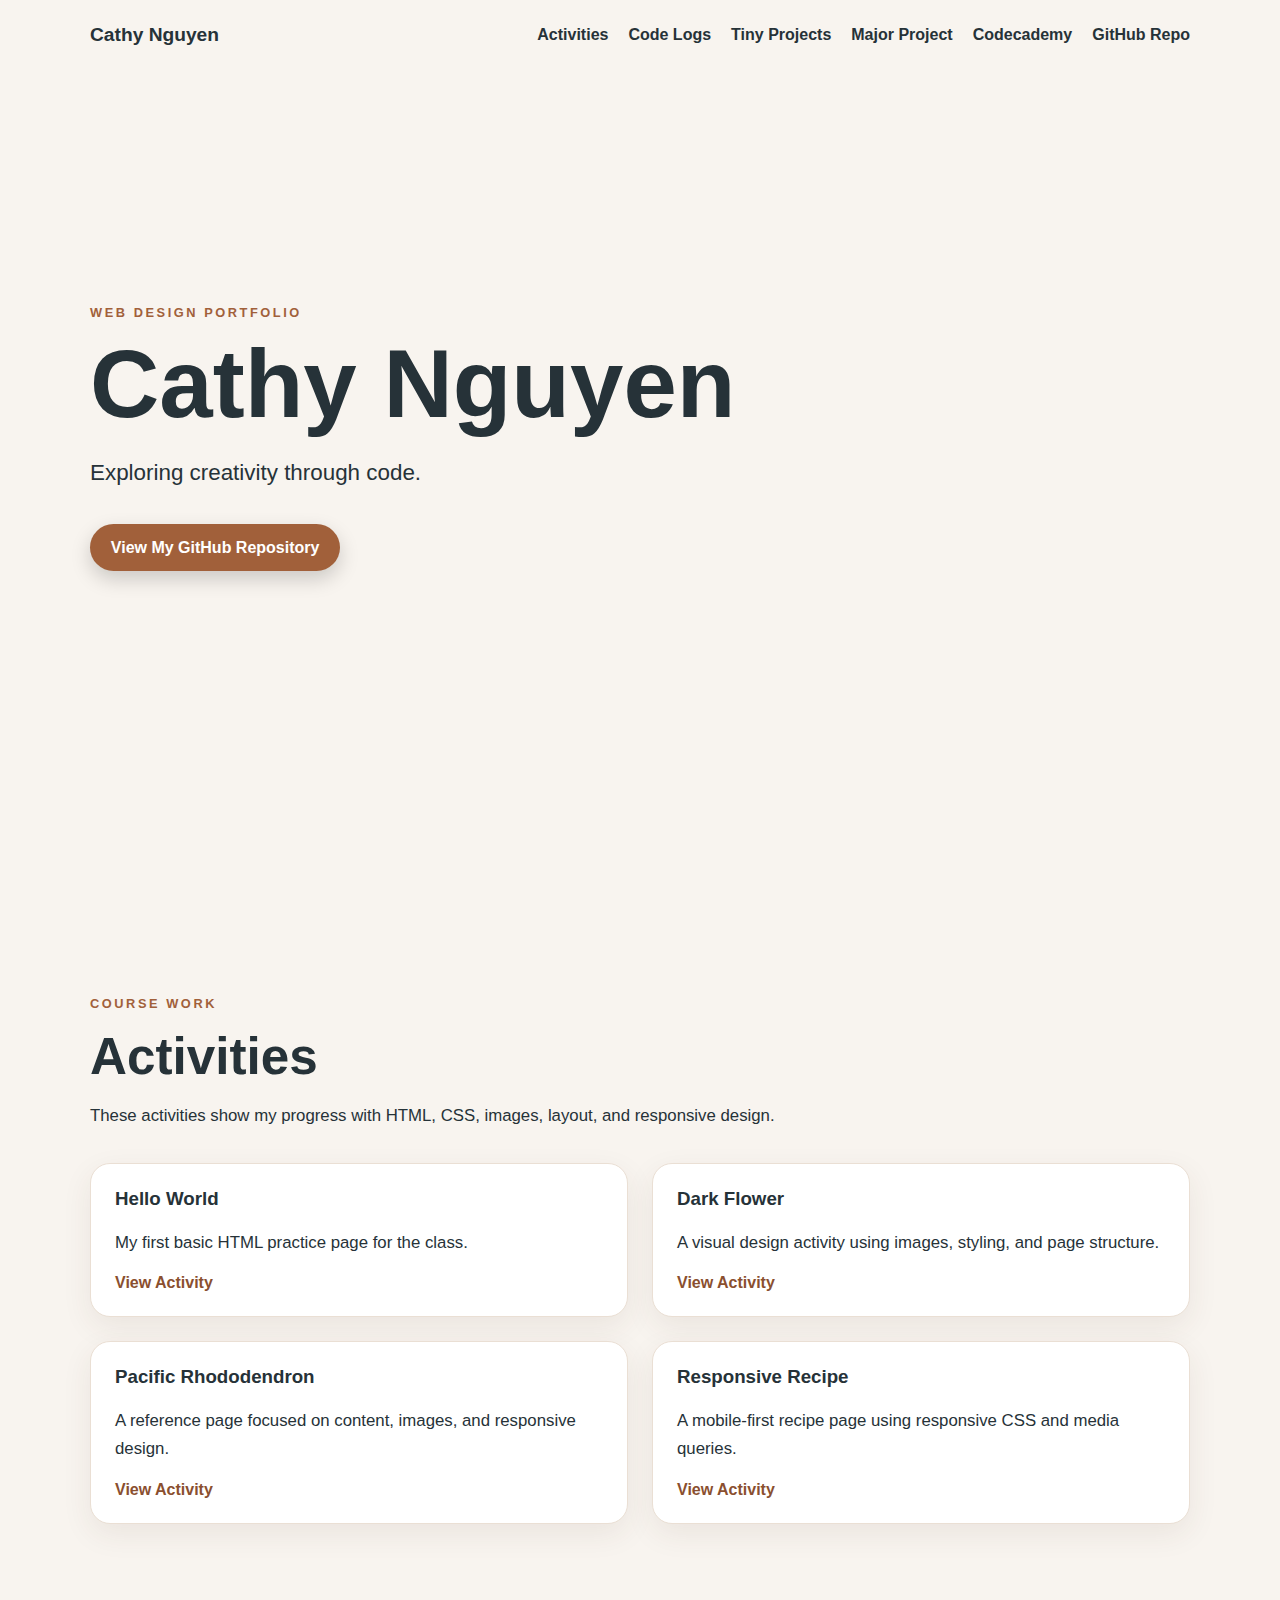
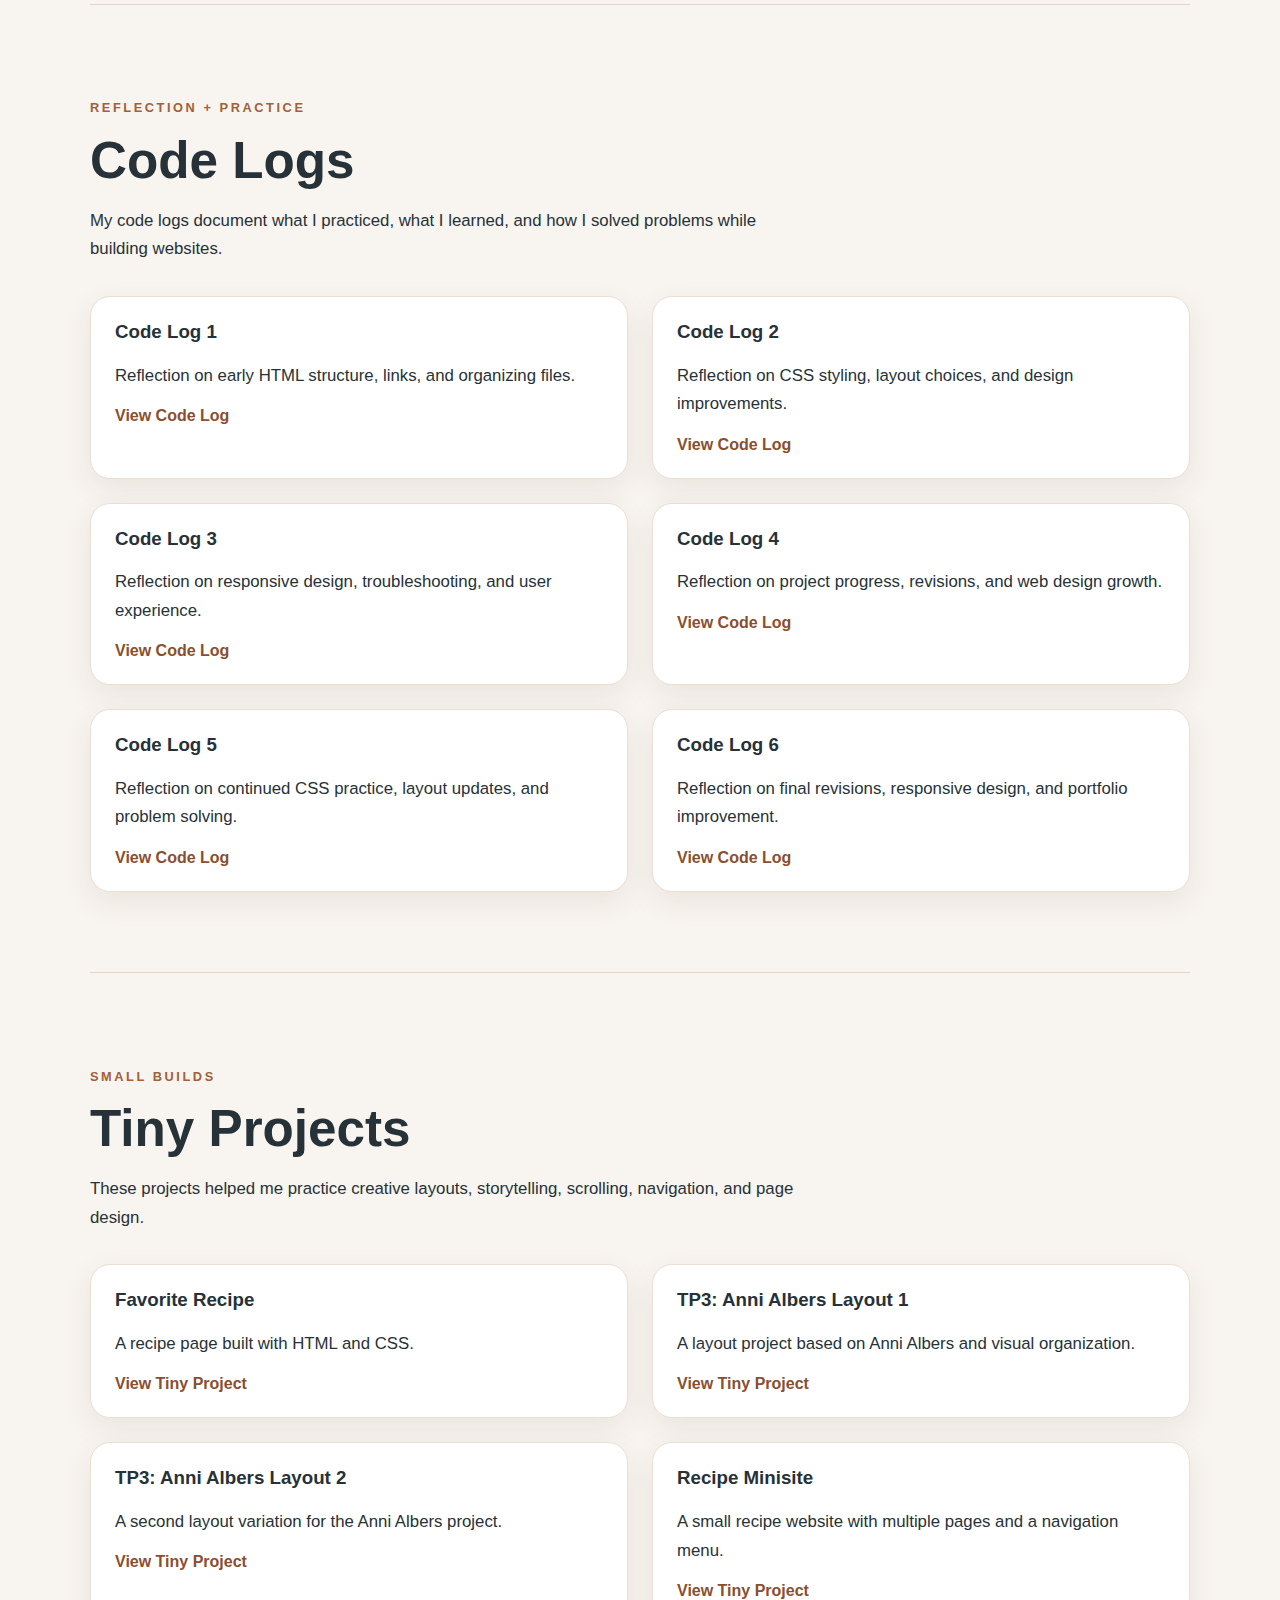
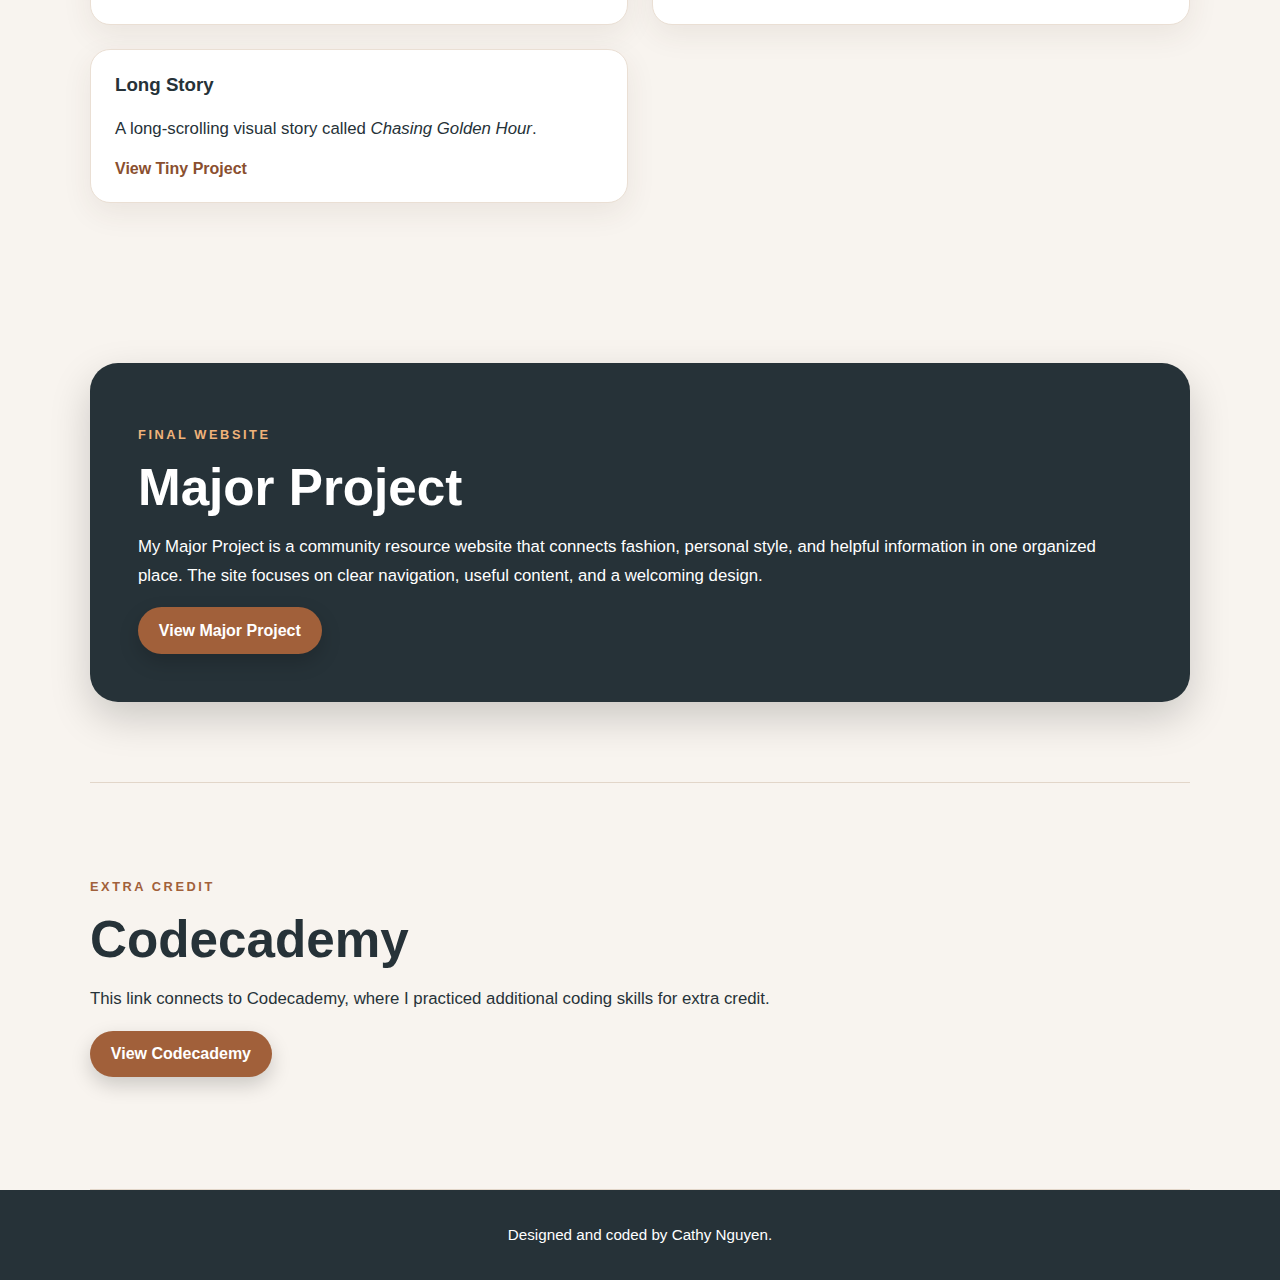
<file: index.html>
<!DOCTYPE html>
<html lang="en">
<head>
  <meta charset="UTF-8">
  <meta name="viewport" content="width=device-width, initial-scale=1.0">
  <title>Cathy Nguyen | Web Design Portfolio</title>

  <link rel="stylesheet" href="style.css">
</head>

<body>

  <header class="site-header">
    <nav class="navbar">
      <a href="index.html" class="logo">Cathy Nguyen</a>

      <ul class="nav-links">
        <li><a href="#activities">Activities</a></li>
        <li><a href="#code-logs">Code Logs</a></li>
        <li><a href="#tiny-projects">Tiny Projects</a></li>
        <li><a href="#major-project">Major Project</a></li>
        <li><a href="#codecademy">Codecademy</a></li>
        <li><a href="https://github.com/cathynguyen4/cathynguyen4.github.io" target="_blank">GitHub Repo</a></li>
      </ul>
    </nav>

    <section class="hero">
      <div class="hero-text">
        <p class="eyebrow">Web Design Portfolio</p>
        <h1>Cathy Nguyen</h1>
        <p class="tagline">Exploring creativity through code.</p>

        <a class="button" href="https://github.com/cathynguyen4/cathynguyen4.github.io" target="_blank">
          View My GitHub Repository
        </a>
      </div>
    </section>
  </header>

  <main>

    <section id="activities" class="content-section">
      <div class="section-heading">
        <p class="eyebrow">Course Work</p>
        <h2>Activities</h2>
        <p>
          These activities show my progress with HTML, CSS, images, layout, and responsive design.
        </p>
      </div>

      <div class="card-grid">
        <article class="card">
          <h3>Hello World</h3>
          <p>My first basic HTML practice page for the class.</p>
          <a href="hello-world.html">View Activity</a>
        </article>

        <article class="card">
          <h3>Dark Flower</h3>
          <p>A visual design activity using images, styling, and page structure.</p>
          <a href="dark-flower/">View Activity</a>
        </article>

        <article class="card">
          <h3>Pacific Rhododendron</h3>
          <p>A reference page focused on content, images, and responsive design.</p>
          <a href="rhododendron/">View Activity</a>
        </article>

        <article class="card">
          <h3>Responsive Recipe</h3>
          <p>A mobile-first recipe page using responsive CSS and media queries.</p>
          <a href="responsive-recipe/">View Activity</a>
        </article>
      </div>
    </section>

    <section id="code-logs" class="content-section alt-section">
      <div class="section-heading">
        <p class="eyebrow">Reflection + Practice</p>
        <h2>Code Logs</h2>
        <p>
          My code logs document what I practiced, what I learned, and how I solved problems while building websites.
        </p>
      </div>

      <div class="card-grid">
        <article class="card">
          <h3>Code Log 1</h3>
          <p>Reflection on early HTML structure, links, and organizing files.</p>
          <a href="codelogs/log1.html">View Code Log</a>
        </article>

        <article class="card">
          <h3>Code Log 2</h3>
          <p>Reflection on CSS styling, layout choices, and design improvements.</p>
          <a href="codelogs/log2.html">View Code Log</a>
        </article>

        <article class="card">
          <h3>Code Log 3</h3>
          <p>Reflection on responsive design, troubleshooting, and user experience.</p>
          <a href="codelogs/log3.html">View Code Log</a>
        </article>

        <article class="card">
          <h3>Code Log 4</h3>
          <p>Reflection on project progress, revisions, and web design growth.</p>
          <a href="codelogs/log4.html">View Code Log</a>
        </article>

        <article class="card">
          <h3>Code Log 5</h3>
          <p>Reflection on continued CSS practice, layout updates, and problem solving.</p>
          <a href="codelogs/log5.html">View Code Log</a>
        </article>

        <article class="card">
          <h3>Code Log 6</h3>
          <p>Reflection on final revisions, responsive design, and portfolio improvement.</p>
          <a href="codelogs/log6.html">View Code Log</a>
        </article>
      </div>
    </section>

    <section id="tiny-projects" class="content-section">
      <div class="section-heading">
        <p class="eyebrow">Small Builds</p>
        <h2>Tiny Projects</h2>
        <p>
          These projects helped me practice creative layouts, storytelling, scrolling, navigation, and page design.
        </p>
      </div>

      <div class="card-grid">
        <article class="card">
          <h3>Favorite Recipe</h3>
          <p>A recipe page built with HTML and CSS.</p>
          <a href="favorite-recipe/">View Tiny Project</a>
        </article>

        <article class="card">
          <h3>TP3: Anni Albers Layout 1</h3>
          <p>A layout project based on Anni Albers and visual organization.</p>
          <a href="anni-albers/index.html">View Tiny Project</a>
        </article>

        <article class="card">
          <h3>TP3: Anni Albers Layout 2</h3>
          <p>A second layout variation for the Anni Albers project.</p>
          <a href="anni-albers/index2.html">View Tiny Project</a>
        </article>

        <article class="card">
          <h3>Recipe Minisite</h3>
          <p>A small recipe website with multiple pages and a navigation menu.</p>
          <a href="recipe-minisite/">View Tiny Project</a>
        </article>

        <article class="card">
          <h3>Long Story</h3>
          <p>
            A long-scrolling visual story called <em>Chasing Golden Hour</em>.
          </p>
          <a href="long-story/">View Tiny Project</a>
        </article>
      </div>
    </section>

    <section id="major-project" class="content-section major-section">
      <div class="major-card">
        <p class="eyebrow">Final Website</p>
        <h2>Major Project</h2>
        <p>
          My Major Project is a community resource website that connects fashion,
          personal style, and helpful information in one organized place. The site
          focuses on clear navigation, useful content, and a welcoming design.
        </p>

        <a class="button" href="major-project/">View Major Project</a>
      </div>
    </section>

    <section id="codecademy" class="content-section alt-section">
      <div class="section-heading">
        <p class="eyebrow">Extra Credit</p>
        <h2>Codecademy</h2>
        <p>
          This link connects to Codecademy, where I practiced additional coding skills for extra credit.
        </p>

        <a class="button" href="https://www.codecademy.com/learn" target="_blank">
          View Codecademy
        </a>
      </div>
    </section>

  </main>

  <footer>
    <p>Designed and coded by Cathy Nguyen.</p>
  </footer>

</body>
</html>
</file>
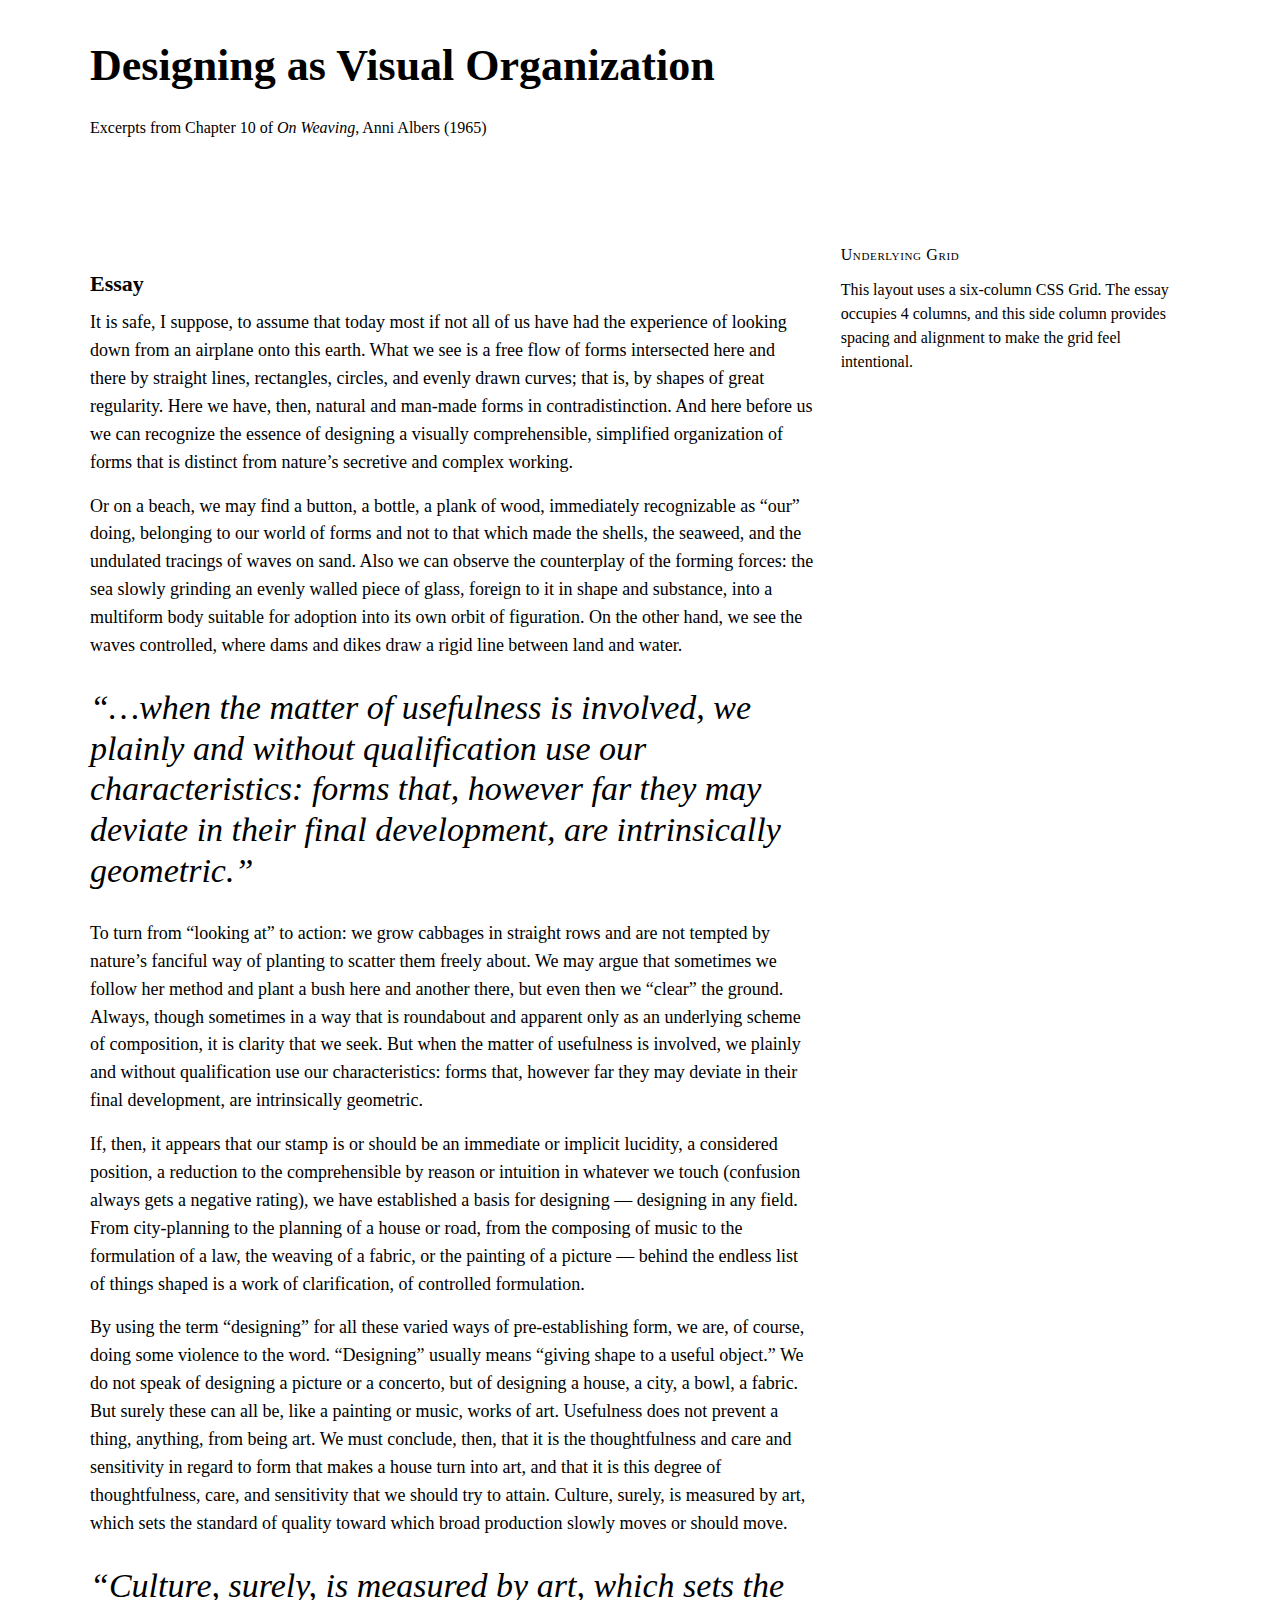
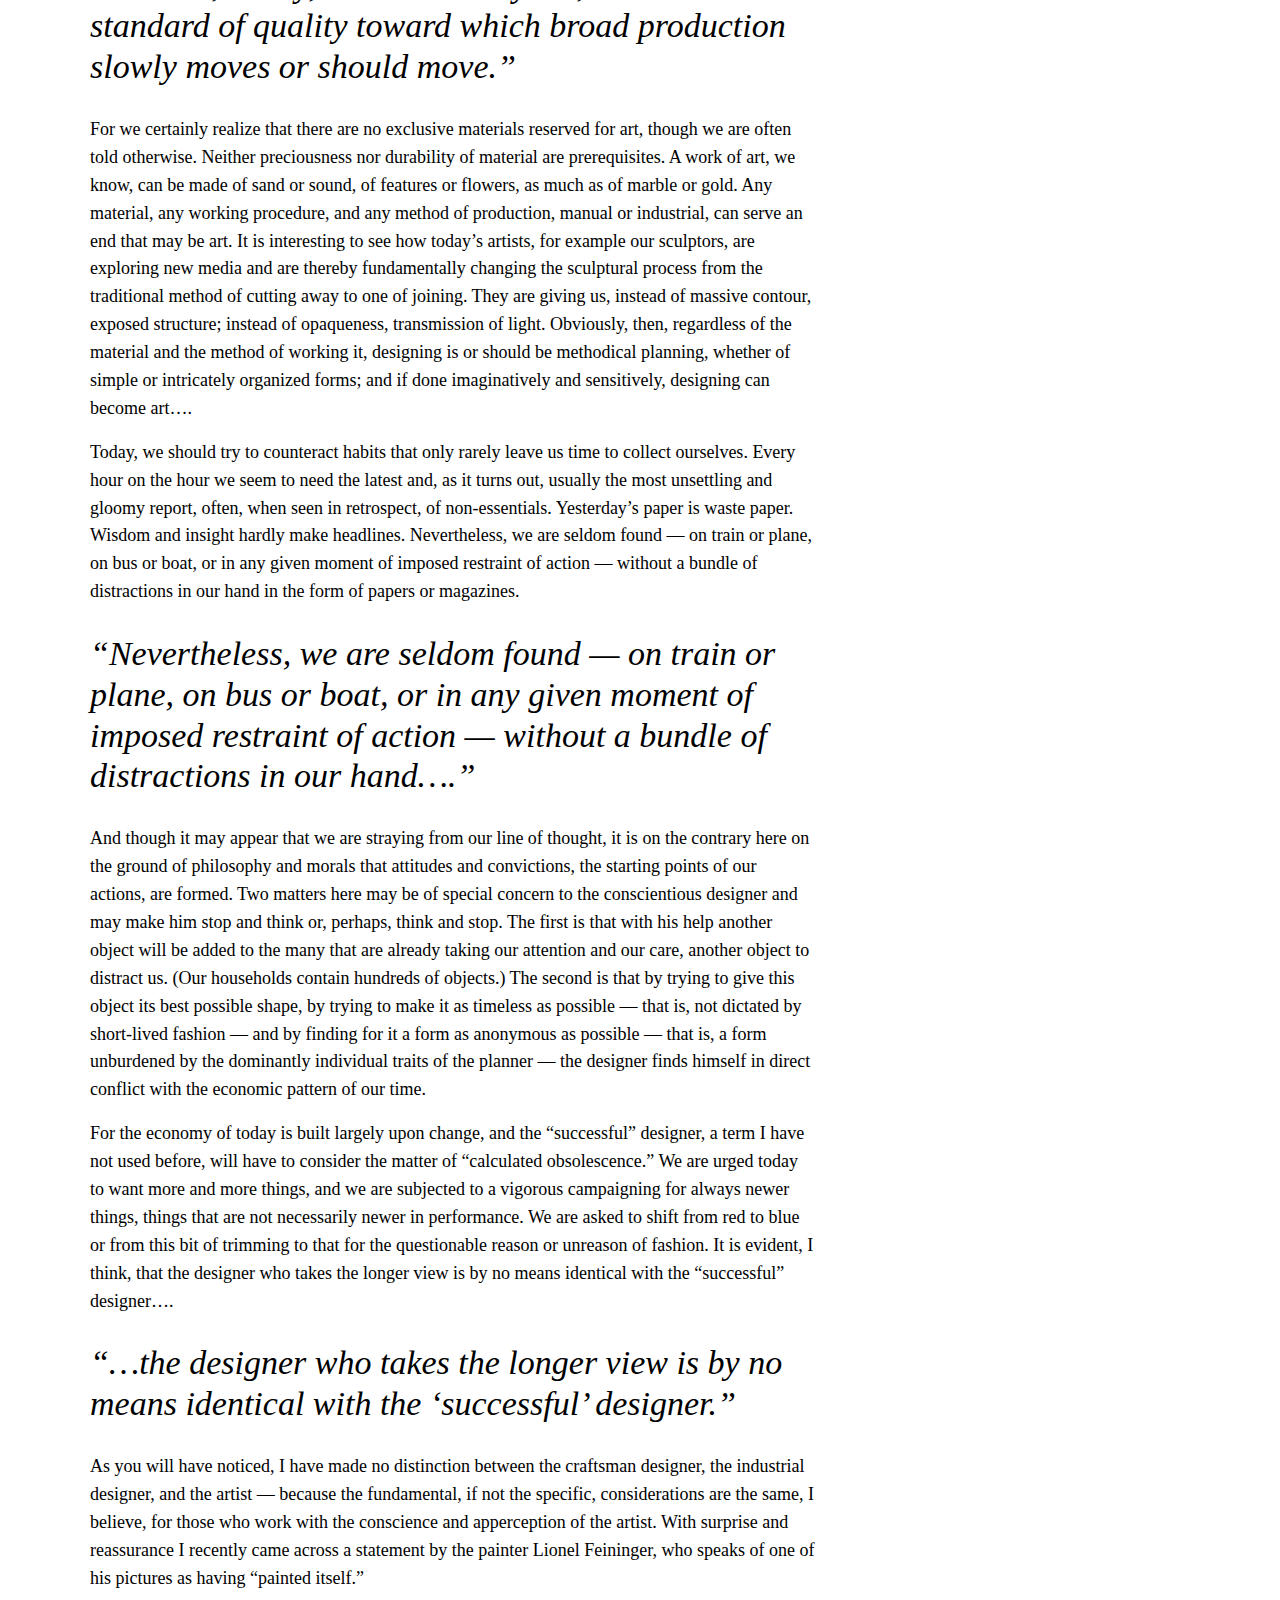
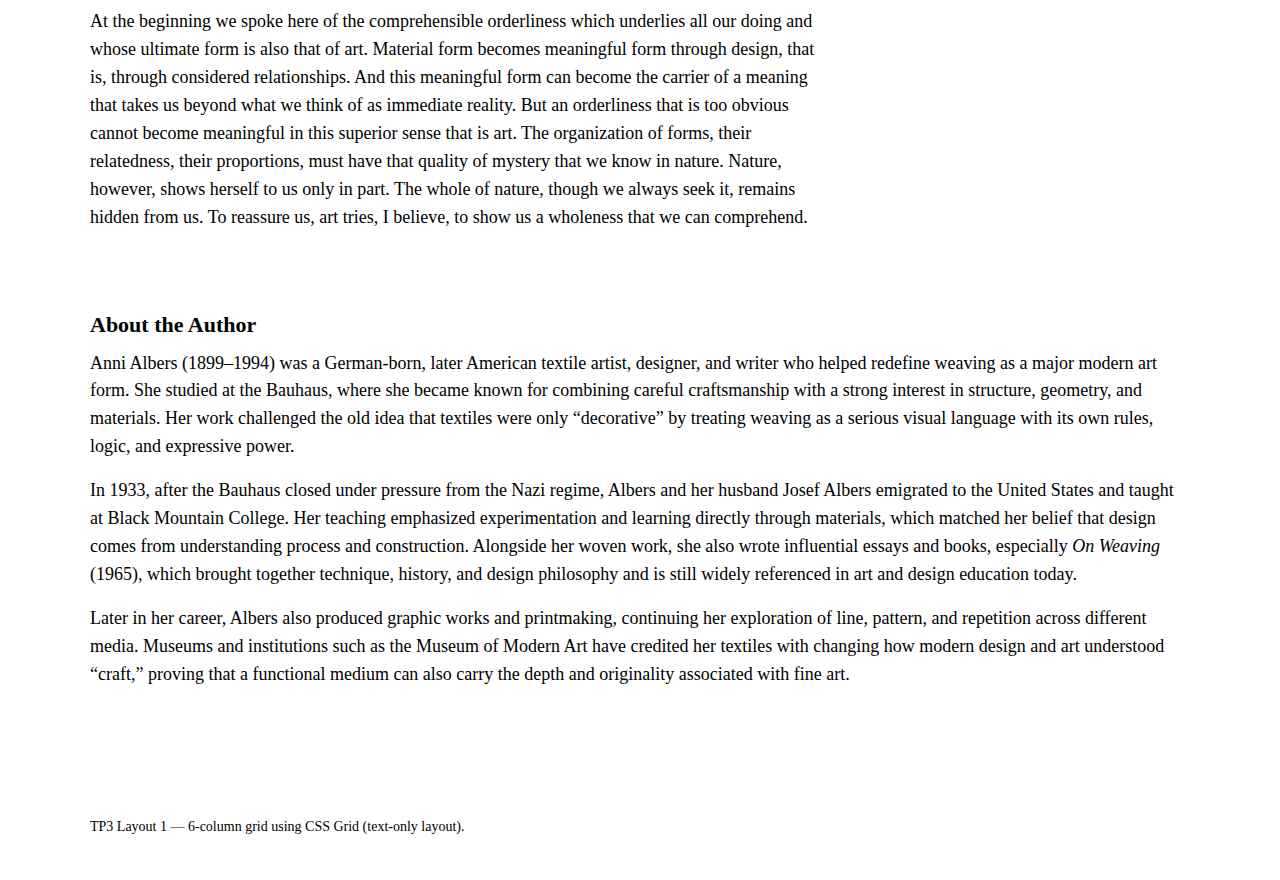
<file: anni-albers/index.html>
<!DOCTYPE html>
<html>
<head>
	<meta charset="UTF-8">
	<meta name="viewport" content="width=device-width, initial-scale=1.0">
	<title>TP3: Layout 1</title>

	<link rel="stylesheet" href="styles.css" media="all">
</head>

<body>

	<header class="grid6">
		<h1 class="span6">Designing as Visual Organization</h1>
		<p class="meta span4">Excerpts from Chapter 10 of <em>On Weaving</em>, Anni Albers (1965)</p>
	</header>

	<main class="grid6">

		<section class="span4">
			<h2>Essay</h2>

			<p>
				It is safe, I suppose, to assume that today most if not all of us have had the experience of looking down from an airplane onto this earth. What we see is a free flow of forms intersected here and there by straight lines, rectangles, circles, and evenly drawn curves; that is, by shapes of great regularity. Here we have, then, natural and man-made forms in contradistinction. And here before us we can recognize the essence of designing a visually comprehensible, simplified organization of forms that is distinct from nature’s secretive and complex working.
			</p>

			<p>
				Or on a beach, we may find a button, a bottle, a plank of wood, immediately recognizable as “our” doing, belonging to our world of forms and not to that which made the shells, the seaweed, and the undulated tracings of waves on sand. Also we can observe the counterplay of the forming forces: the sea slowly grinding an evenly walled piece of glass, foreign to it in shape and substance, into a multiform body suitable for adoption into its own orbit of figuration. On the other hand, we see the waves controlled, where dams and dikes draw a rigid line between land and water.
			</p>

			<p class="callout">
				<em>“…when the matter of usefulness is involved, we plainly and without qualification use our characteristics: forms that, however far they may deviate in their final development, are intrinsically geometric.”</em>
			</p>

			<p>
				To turn from “looking at” to action: we grow cabbages in straight rows and are not tempted by nature’s fanciful way of planting to scatter them freely about. We may argue that sometimes we follow her method and plant a bush here and another there, but even then we “clear” the ground. Always, though sometimes in a way that is roundabout and apparent only as an underlying scheme of composition, it is clarity that we seek. But when the matter of usefulness is involved, we plainly and without qualification use our characteristics: forms that, however far they may deviate in their final development, are intrinsically geometric.
			</p>

			<p>
				If, then, it appears that our stamp is or should be an immediate or implicit lucidity, a considered position, a reduction to the comprehensible by reason or intuition in whatever we touch (confusion always gets a negative rating), we have established a basis for designing — designing in any field. From city-planning to the planning of a house or road, from the composing of music to the formulation of a law, the weaving of a fabric, or the painting of a picture — behind the endless list of things shaped is a work of clarification, of controlled formulation.
			</p>

			<p>
				By using the term “designing” for all these varied ways of pre-establishing form, we are, of course, doing some violence to the word. “Designing” usually means “giving shape to a useful object.” We do not speak of designing a picture or a concerto, but of designing a house, a city, a bowl, a fabric. But surely these can all be, like a painting or music, works of art. Usefulness does not prevent a thing, anything, from being art. We must conclude, then, that it is the thoughtfulness and care and sensitivity in regard to form that makes a house turn into art, and that it is this degree of thoughtfulness, care, and sensitivity that we should try to attain. Culture, surely, is measured by art, which sets the standard of quality toward which broad production slowly moves or should move.
			</p>

			<p class="callout">
				<em>“Culture, surely, is measured by art, which sets the standard of quality toward which broad production slowly moves or should move.”</em>
			</p>

			<p>
				For we certainly realize that there are no exclusive materials reserved for art, though we are often told otherwise. Neither preciousness nor durability of material are prerequisites. A work of art, we know, can be made of sand or sound, of features or flowers, as much as of marble or gold. Any material, any working procedure, and any method of production, manual or industrial, can serve an end that may be art. It is interesting to see how today’s artists, for example our sculptors, are exploring new media and are thereby fundamentally changing the sculptural process from the traditional method of cutting away to one of joining. They are giving us, instead of massive contour, exposed structure; instead of opaqueness, transmission of light. Obviously, then, regardless of the material and the method of working it, designing is or should be methodical planning, whether of simple or intricately organized forms; and if done imaginatively and sensitively, designing can become art….
			</p>

			<p>
				Today, we should try to counteract habits that only rarely leave us time to collect ourselves. Every hour on the hour we seem to need the latest and, as it turns out, usually the most unsettling and gloomy report, often, when seen in retrospect, of non-essentials. Yesterday’s paper is waste paper. Wisdom and insight hardly make headlines. Nevertheless, we are seldom found — on train or plane, on bus or boat, or in any given moment of imposed restraint of action — without a bundle of distractions in our hand in the form of papers or magazines.
			</p>

			<p class="callout">
				<em>“Nevertheless, we are seldom found — on train or plane, on bus or boat, or in any given moment of imposed restraint of action — without a bundle of distractions in our hand….”</em>
			</p>

			<p>
				And though it may appear that we are straying from our line of thought, it is on the contrary here on the ground of philosophy and morals that attitudes and convictions, the starting points of our actions, are formed. Two matters here may be of special concern to the conscientious designer and may make him stop and think or, perhaps, think and stop. The first is that with his help another object will be added to the many that are already taking our attention and our care, another object to distract us. (Our households contain hundreds of objects.) The second is that by trying to give this object its best possible shape, by trying to make it as timeless as possible — that is, not dictated by short-lived fashion — and by finding for it a form as anonymous as possible — that is, a form unburdened by the dominantly individual traits of the planner — the designer finds himself in direct conflict with the economic pattern of our time.
			</p>

			<p>
				For the economy of today is built largely upon change, and the “successful” designer, a term I have not used before, will have to consider the matter of “calculated obsolescence.” We are urged today to want more and more things, and we are subjected to a vigorous campaigning for always newer things, things that are not necessarily newer in performance. We are asked to shift from red to blue or from this bit of trimming to that for the questionable reason or unreason of fashion. It is evident, I think, that the designer who takes the longer view is by no means identical with the “successful” designer….
			</p>

			<p class="callout">
				<em>“…the designer who takes the longer view is by no means identical with the ‘successful’ designer.”</em>
			</p>

			<p>
				As you will have noticed, I have made no distinction between the craftsman designer, the industrial designer, and the artist — because the fundamental, if not the specific, considerations are the same, I believe, for those who work with the conscience and apperception of the artist. With surprise and reassurance I recently came across a statement by the painter Lionel Feininger, who speaks of one of his pictures as having “painted itself.”
			</p>

			<p>
				At the beginning we spoke here of the comprehensible orderliness which underlies all our doing and whose ultimate form is also that of art. Material form becomes meaningful form through design, that is, through considered relationships. And this meaningful form can become the carrier of a meaning that takes us beyond what we think of as immediate reality. But an orderliness that is too obvious cannot become meaningful in this superior sense that is art. The organization of forms, their relatedness, their proportions, must have that quality of mystery that we know in nature. Nature, however, shows herself to us only in part. The whole of nature, though we always seek it, remains hidden from us. To reassure us, art tries, I believe, to show us a wholeness that we can comprehend.
			</p>
		</section>

		<aside class="span2">
			<p class="smallcaps">Underlying Grid</p>
			<p class="note">
				This layout uses a six-column CSS Grid. The essay occupies 4 columns,
				and this side column provides spacing and alignment to make the grid feel intentional.
			</p>
		</aside>

		<section class="span6 about">
			<h2>About the Author</h2>

			<p>
				Anni Albers (1899–1994) was a German-born, later American textile artist, designer, and writer who helped redefine weaving as a major modern art form. She studied at the Bauhaus, where she became known for combining careful craftsmanship with a strong interest in structure, geometry, and materials. Her work challenged the old idea that textiles were only “decorative” by treating weaving as a serious visual language with its own rules, logic, and expressive power.
			</p>

			<p>
				In 1933, after the Bauhaus closed under pressure from the Nazi regime, Albers and her husband Josef Albers emigrated to the United States and taught at Black Mountain College. Her teaching emphasized experimentation and learning directly through materials, which matched her belief that design comes from understanding process and construction. Alongside her woven work, she also wrote influential essays and books, especially <em>On Weaving</em> (1965), which brought together technique, history, and design philosophy and is still widely referenced in art and design education today.
			</p>

			<p>
				Later in her career, Albers also produced graphic works and printmaking, continuing her exploration of line, pattern, and repetition across different media. Museums and institutions such as the Museum of Modern Art have credited her textiles with changing how modern design and art understood “craft,” proving that a functional medium can also carry the depth and originality associated with fine art.
			</p>
		</section>

	</main>

	<footer class="grid6">
		<p class="span6 footer">TP3 Layout 1 — 6-column grid using CSS Grid (text-only layout).</p>
	</footer>

</body>
</html>
</file>
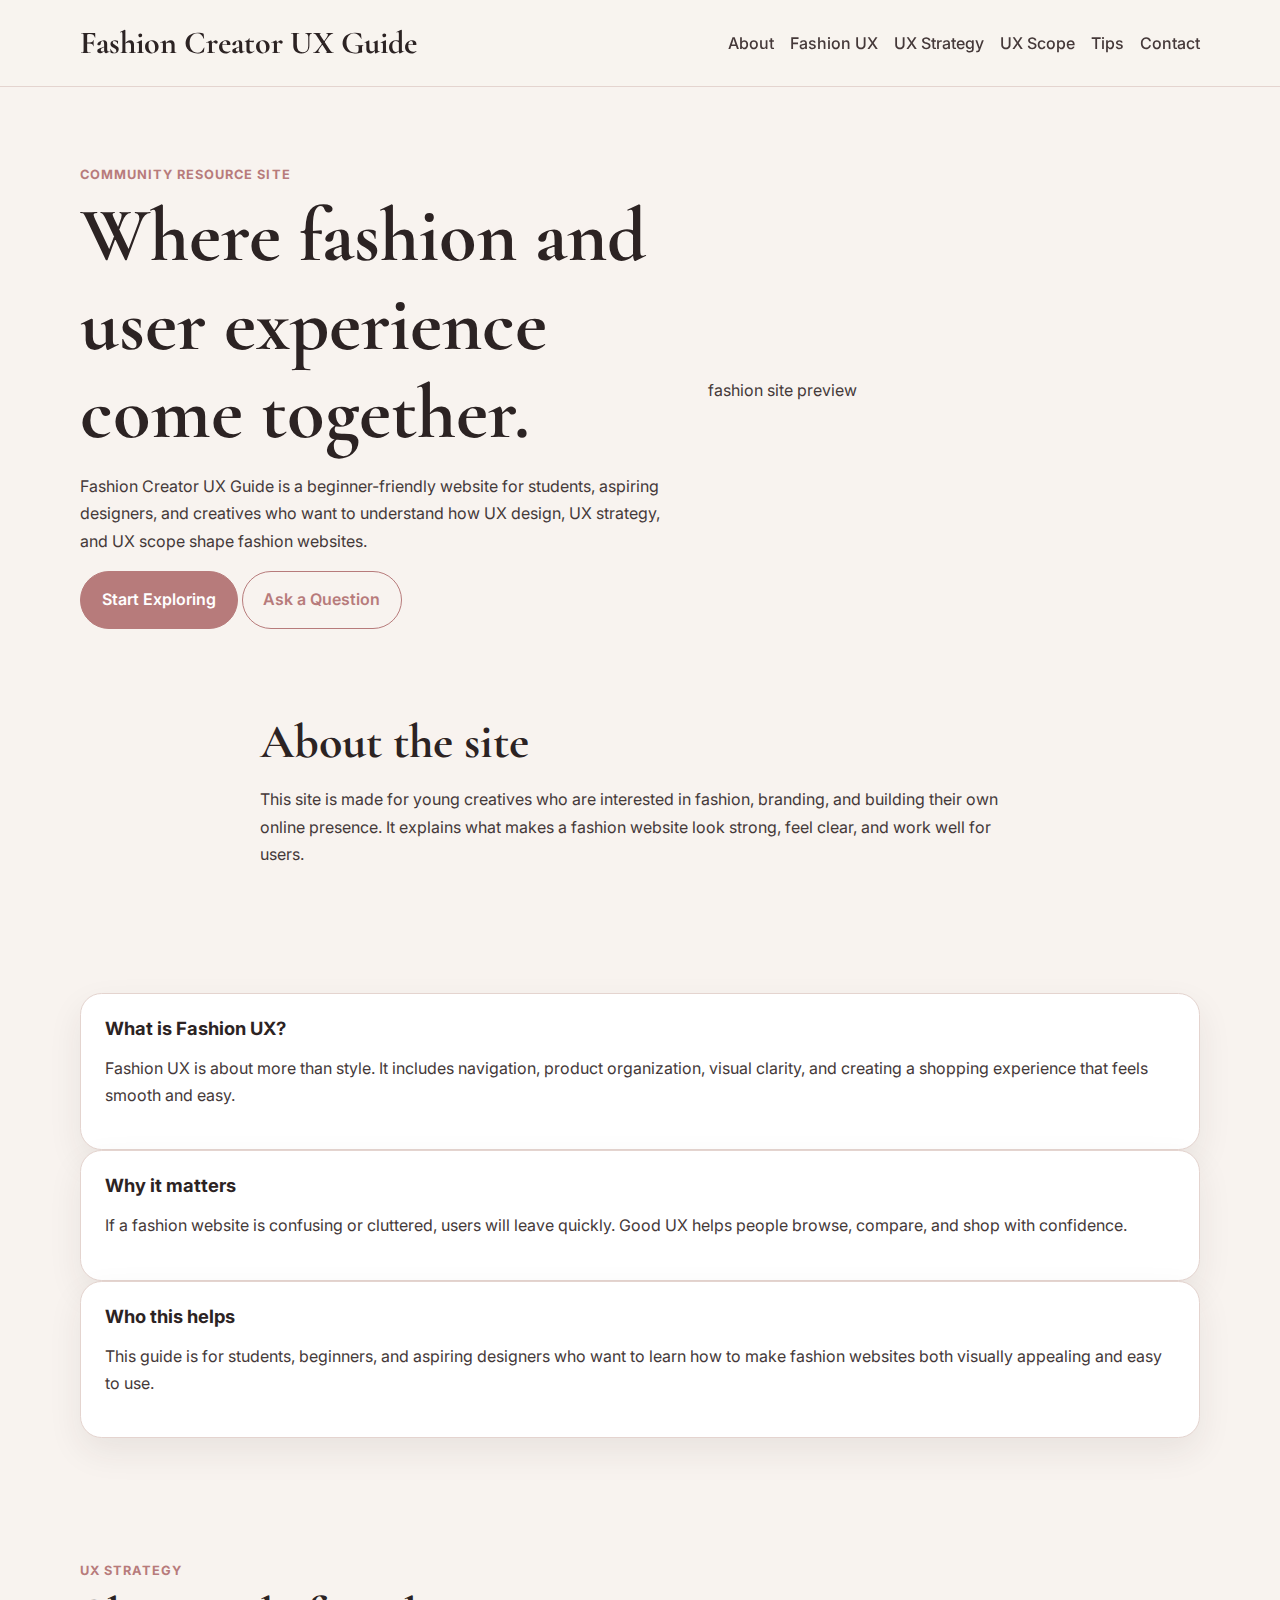
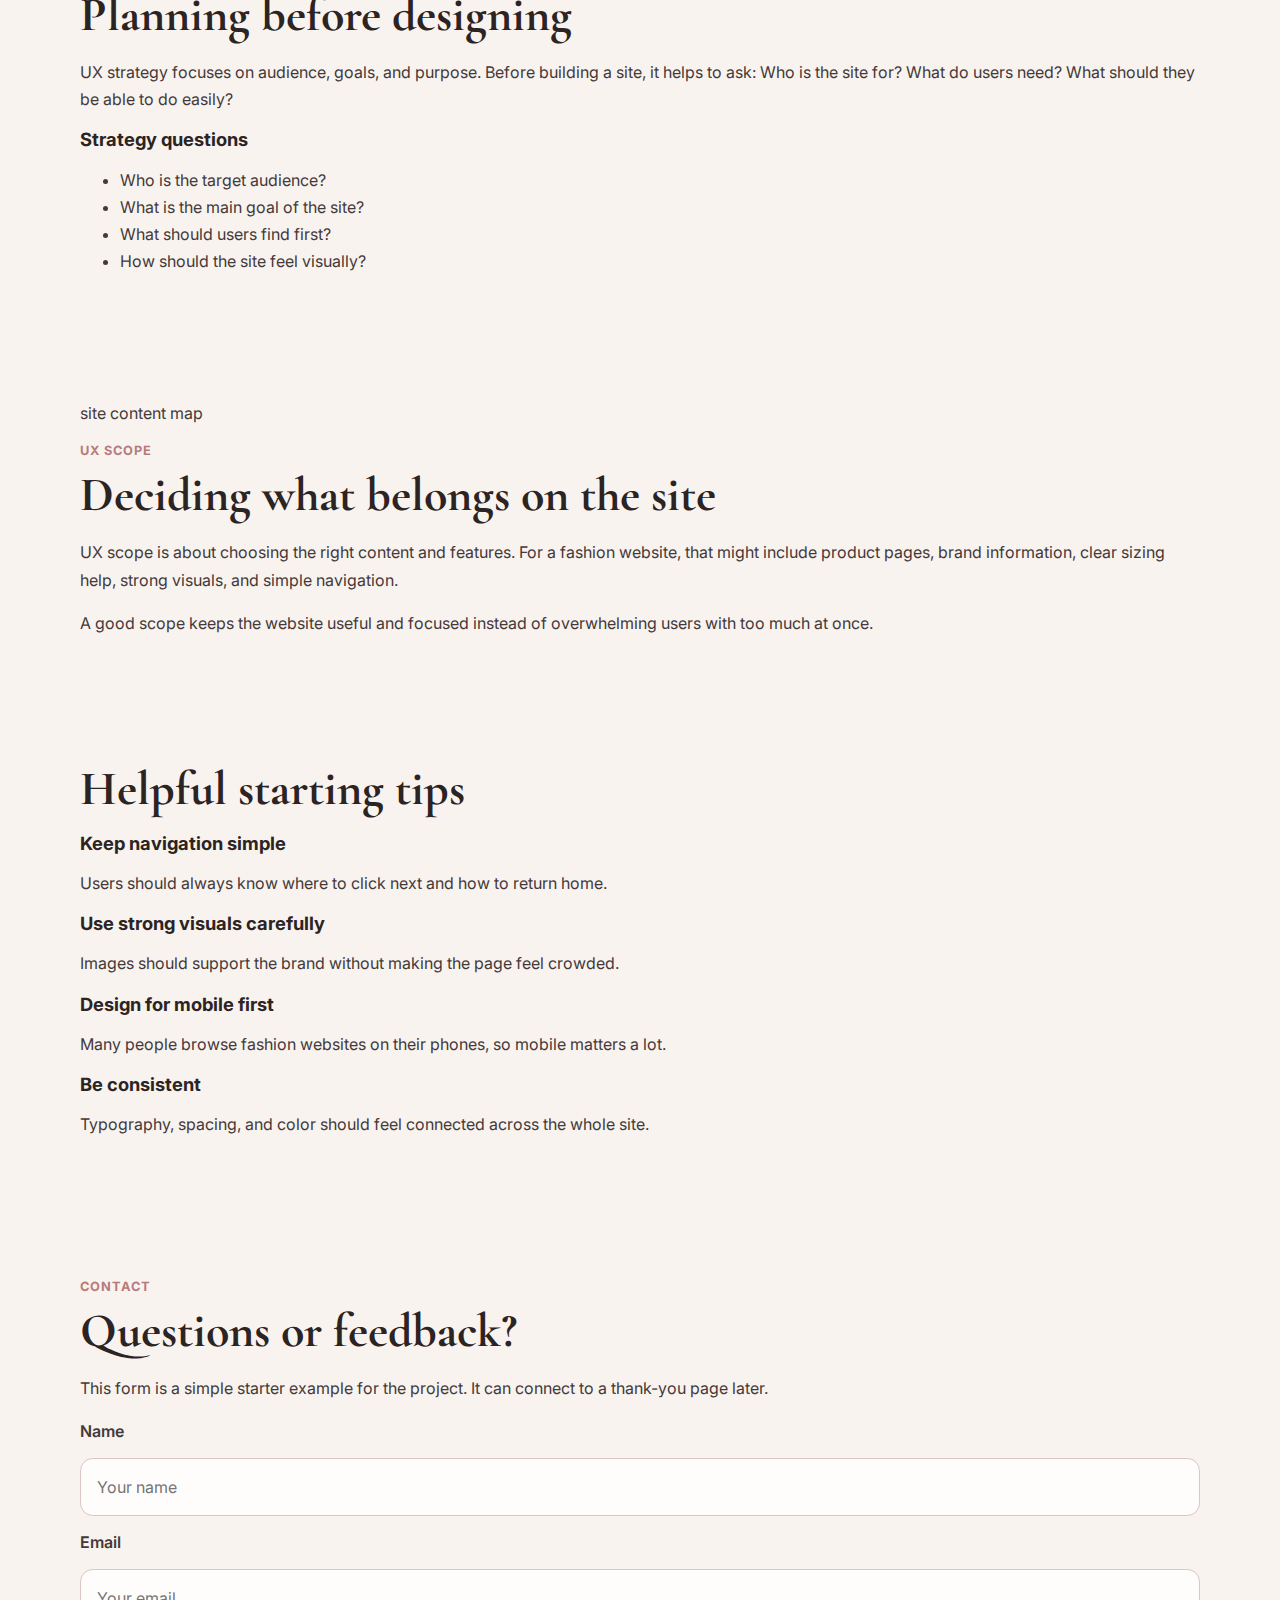
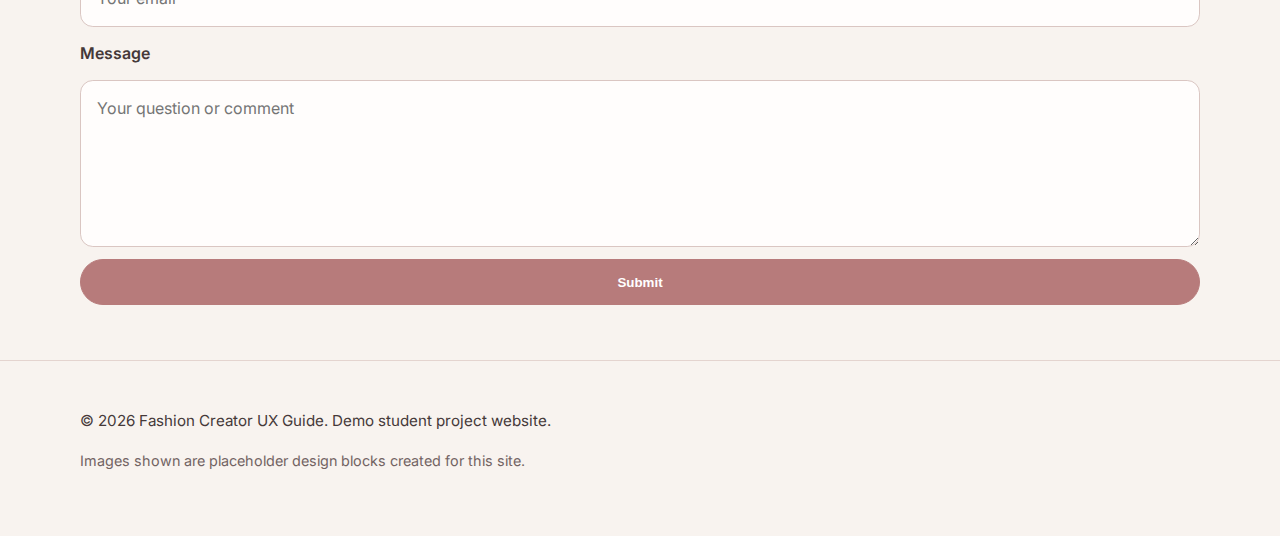
<file: major-project/index.html>
<!DOCTYPE html>
<html lang="en">
<head>
  <meta charset="UTF-8">
  <meta name="viewport" content="width=device-width, initial-scale=1.0">
  <title>Fashion Creator UX Guide</title>
  <link rel="preconnect" href="https://fonts.googleapis.com">
  <link rel="preconnect" href="https://fonts.gstatic.com" crossorigin>
  <link href="https://fonts.googleapis.com/css2?family=Cormorant+Garamond:wght@500;600;700&family=Inter:wght@400;500;600;700&display=swap" rel="stylesheet">
  <link rel="stylesheet" href="style.css">
</head>
<body>
  <header class="site-header">
    <div class="container">
      <nav class="navbar">
        <a class="logo" href="index.html">Fashion Creator UX Guide</a>
        <ul class="nav-links">
          <li><a href="#about">About</a></li>
          <li><a href="#fashion-ux">Fashion UX</a></li>
          <li><a href="#strategy">UX Strategy</a></li>
          <li><a href="#scope">UX Scope</a></li>
          <li><a href="#tips">Tips</a></li>
          <li><a href="#contact">Contact</a></li>
        </ul>
      </nav>
    </div>
  </header>

  <main>
    <section class="hero">
      <div class="container hero-grid">
        <div class="hero-text">
          <p class="eyebrow">Community Resource Site</p>
          <h1>Where fashion and user experience come together.</h1>
          <p class="hero-copy">
            Fashion Creator UX Guide is a beginner-friendly website for students, aspiring designers,
            and creatives who want to understand how UX design, UX strategy, and UX scope shape
            fashion websites.
          </p>
          <div class="hero-buttons">
            <a class="button primary" href="#fashion-ux">Start Exploring</a>
            <a class="button secondary" href="#contact">Ask a Question</a>
          </div>
        </div>

        <div class="hero-card">
          <div class="mockup">
            <div class="mockup-top"></div>
            <div class="mockup-image">fashion site preview</div>
            <div class="mockup-lines">
              <span></span>
              <span></span>
              <span></span>
            </div>
          </div>
        </div>
      </div>
    </section>

    <section id="about" class="section light-section">
      <div class="container narrow">
        <h2>About the site</h2>
        <p>
          This site is made for young creatives who are interested in fashion, branding, and building
          their own online presence. It explains what makes a fashion website look strong, feel clear,
          and work well for users.
        </p>
      </div>
    </section>

    <section id="fashion-ux" class="section">
      <div class="container cards-grid">
        <article class="card">
          <h3>What is Fashion UX?</h3>
          <p>
            Fashion UX is about more than style. It includes navigation, product organization,
            visual clarity, and creating a shopping experience that feels smooth and easy.
          </p>
        </article>

        <article class="card">
          <h3>Why it matters</h3>
          <p>
            If a fashion website is confusing or cluttered, users will leave quickly. Good UX helps
            people browse, compare, and shop with confidence.
          </p>
        </article>

        <article class="card">
          <h3>Who this helps</h3>
          <p>
            This guide is for students, beginners, and aspiring designers who want to learn how to make
            fashion websites both visually appealing and easy to use.
          </p>
        </article>
      </div>
    </section>

    <section id="strategy" class="section accent-section">
      <div class="container split-layout">
        <div>
          <p class="eyebrow">UX Strategy</p>
          <h2>Planning before designing</h2>
          <p>
            UX strategy focuses on audience, goals, and purpose. Before building a site, it helps to ask:
            Who is the site for? What do users need? What should they be able to do easily?
          </p>
        </div>
        <div class="checklist-box">
          <h3>Strategy questions</h3>
          <ul>
            <li>Who is the target audience?</li>
            <li>What is the main goal of the site?</li>
            <li>What should users find first?</li>
            <li>How should the site feel visually?</li>
          </ul>
        </div>
      </div>
    </section>

    <section id="scope" class="section">
      <div class="container split-layout reverse">
        <div class="image-block">site content map</div>
        <div>
          <p class="eyebrow">UX Scope</p>
          <h2>Deciding what belongs on the site</h2>
          <p>
            UX scope is about choosing the right content and features. For a fashion website, that might
            include product pages, brand information, clear sizing help, strong visuals, and simple navigation.
          </p>
          <p>
            A good scope keeps the website useful and focused instead of overwhelming users with too much at once.
          </p>
        </div>
      </div>
    </section>

    <section id="tips" class="section light-section">
      <div class="container">
        <h2>Helpful starting tips</h2>
        <div class="tips-grid">
          <div class="tip">
            <h3>Keep navigation simple</h3>
            <p>Users should always know where to click next and how to return home.</p>
          </div>
          <div class="tip">
            <h3>Use strong visuals carefully</h3>
            <p>Images should support the brand without making the page feel crowded.</p>
          </div>
          <div class="tip">
            <h3>Design for mobile first</h3>
            <p>Many people browse fashion websites on their phones, so mobile matters a lot.</p>
          </div>
          <div class="tip">
            <h3>Be consistent</h3>
            <p>Typography, spacing, and color should feel connected across the whole site.</p>
          </div>
        </div>
      </div>
    </section>

    <section id="contact" class="section">
      <div class="container contact-box">
        <div>
          <p class="eyebrow">Contact</p>
          <h2>Questions or feedback?</h2>
          <p>
            This form is a simple starter example for the project. It can connect to a thank-you page later.
          </p>
        </div>

        <form class="contact-form" action="#" method="get">
          <label for="name">Name</label>
          <input type="text" id="name" name="name" placeholder="Your name">

          <label for="email">Email</label>
          <input type="email" id="email" name="email" placeholder="Your email">

          <label for="message">Message</label>
          <textarea id="message" name="message" rows="5" placeholder="Your question or comment"></textarea>

          <button type="submit" class="button primary">Submit</button>
        </form>
      </div>
    </section>
  </main>

  <footer class="site-footer">
    <div class="container">
      <p>© 2026 Fashion Creator UX Guide. Demo student project website.</p>
      <p class="footer-note">Images shown are placeholder design blocks created for this site.</p>
    </div>
  </footer>
</body>
</html>
</file>
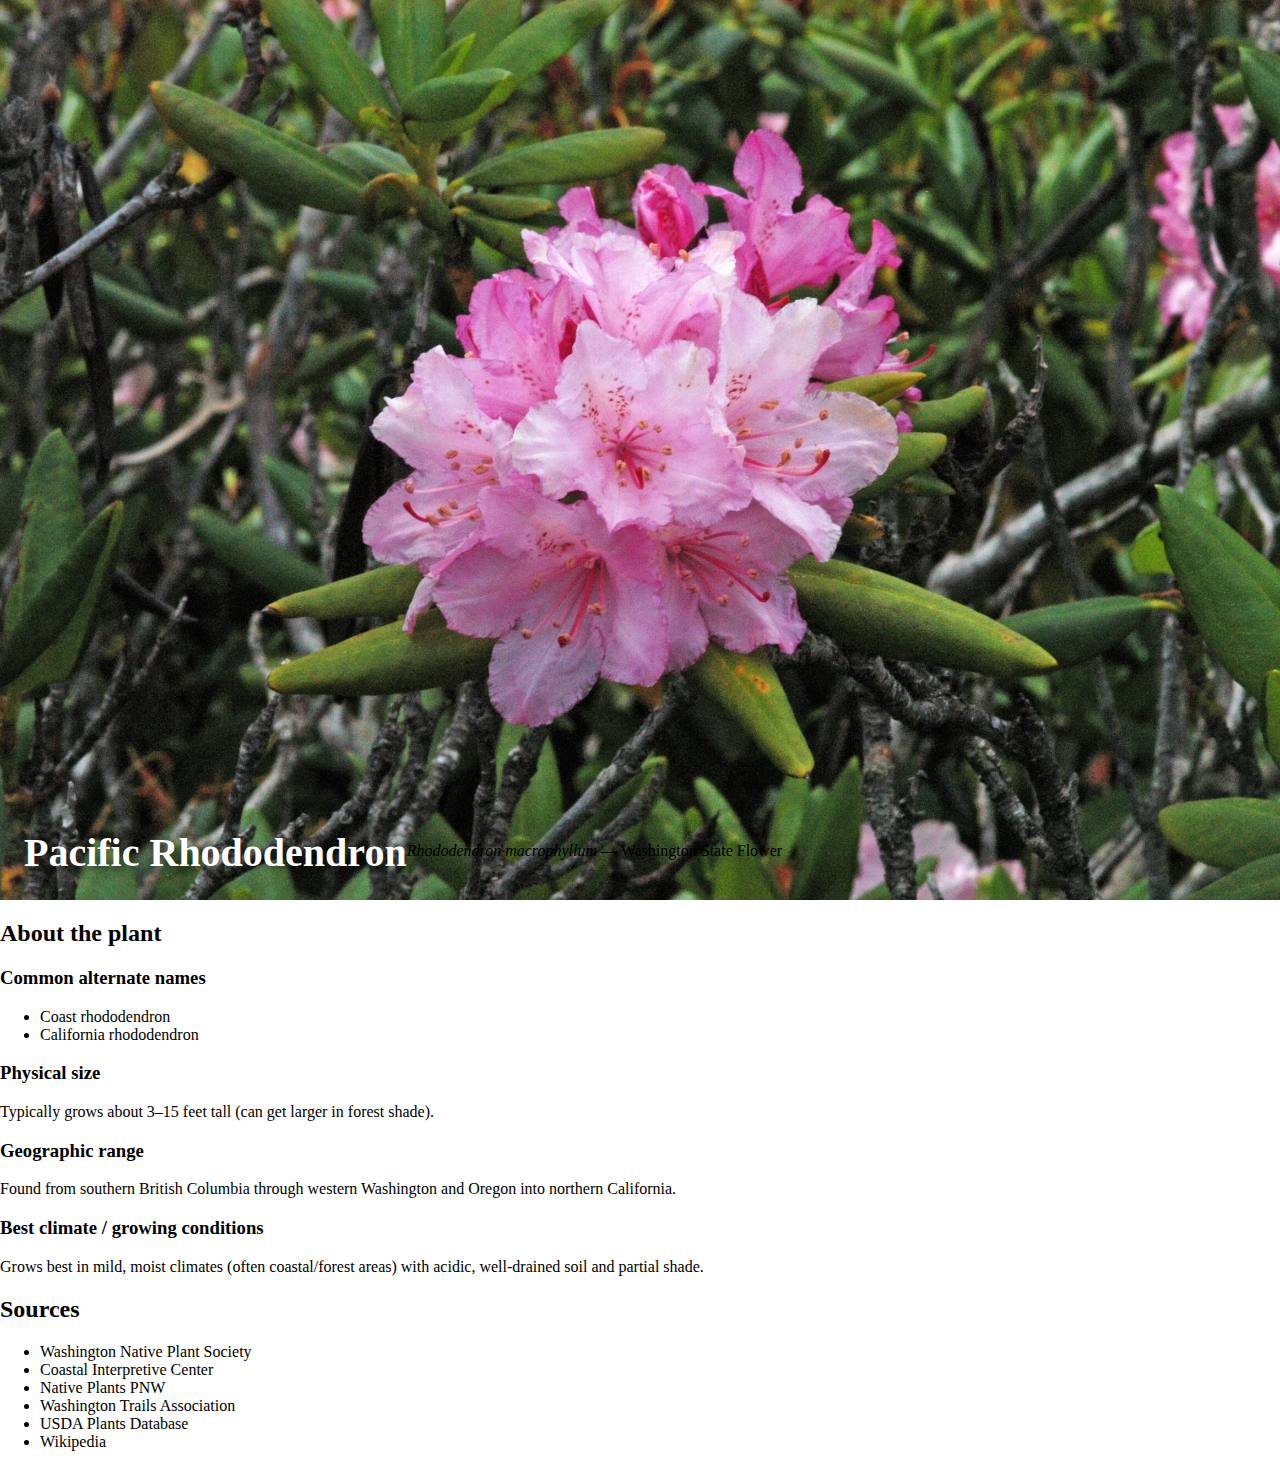
<file: rhododendron/index.html>
<!DOCTYPE html>
<html lang="en">
<head>
  <!-- meta tags and title -->
  <meta charset="UTF-8">
  <meta name="viewport" content="width=device-width, initial-scale=1.0">
  <title>TP4: Pacific Rhododendron</title>

  <!-- external CSS -->
  <!-- IMPORTANT: match this filename to your actual css file -->
  <link rel="stylesheet" href="style.css" media="all">
</head>

<body>

  <header>
    <div id="rhodiePicture"></div>

    <div id="rhodieTitle">
      <h1>Pacific Rhododendron</h1>
      <p class="subtitle">
        <i>Rhododendron macrophyllum</i> — Washington State Flower
      </p>
    </div>
  </header>

  <main>
    <section class="info">
      <h2>About the plant</h2>

      <h3>Common alternate names</h3>
      <ul>
        <li>Coast rhododendron</li>
        <li>California rhododendron</li>
      </ul>

      <h3>Physical size</h3>
      <p>Typically grows about 3–15 feet tall (can get larger in forest shade).</p>

      <h3>Geographic range</h3>
      <p>Found from southern British Columbia through western Washington and Oregon into northern California.</p>

      <h3>Best climate / growing conditions</h3>
      <p>Grows best in mild, moist climates (often coastal/forest areas) with acidic, well-drained soil and partial shade.</p>
    </section>

    <section class="sources">
      <h2>Sources</h2>
      <ul>
        <li>Washington Native Plant Society</li>
        <li>Coastal Interpretive Center</li>
        <li>Native Plants PNW</li>
        <li>Washington Trails Association</li>
        <li>USDA Plants Database</li>
        <li>Wikipedia</li>
      </ul>
    </section>
  </main>

</body>
</file>
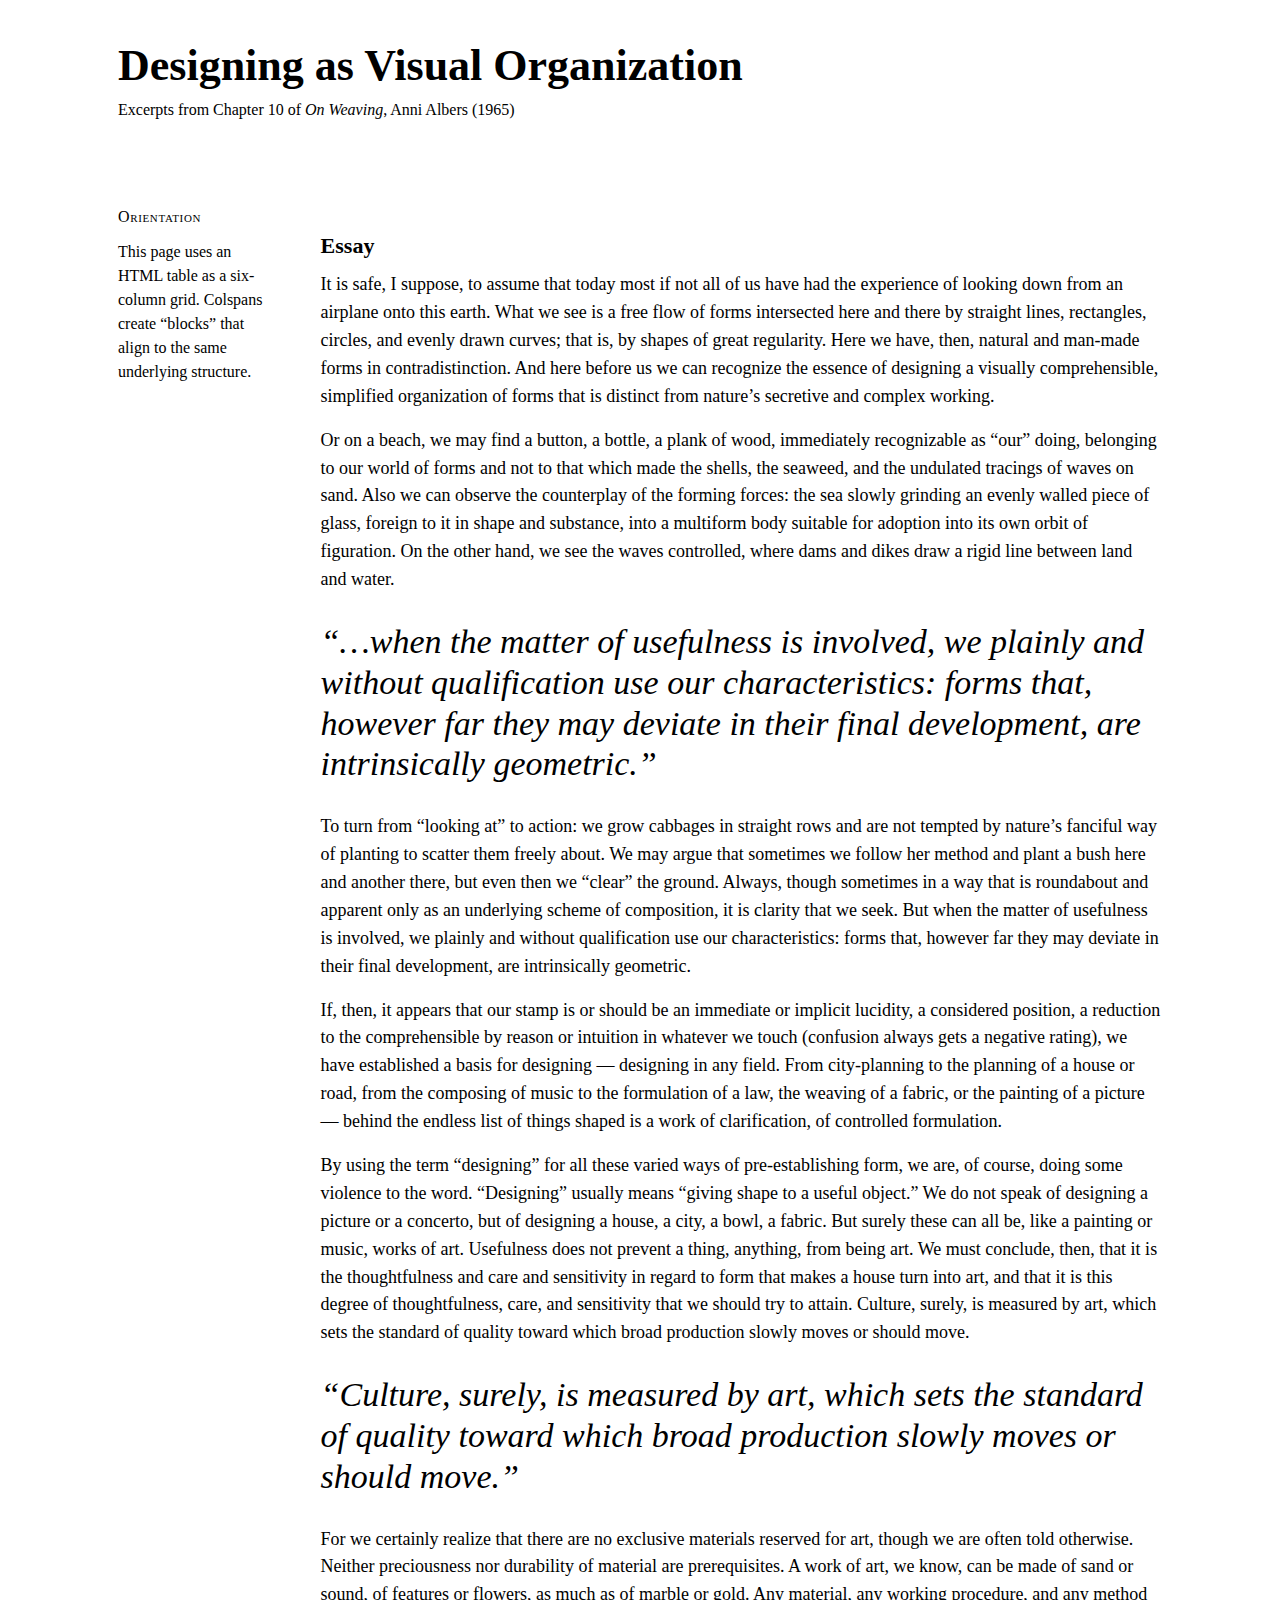
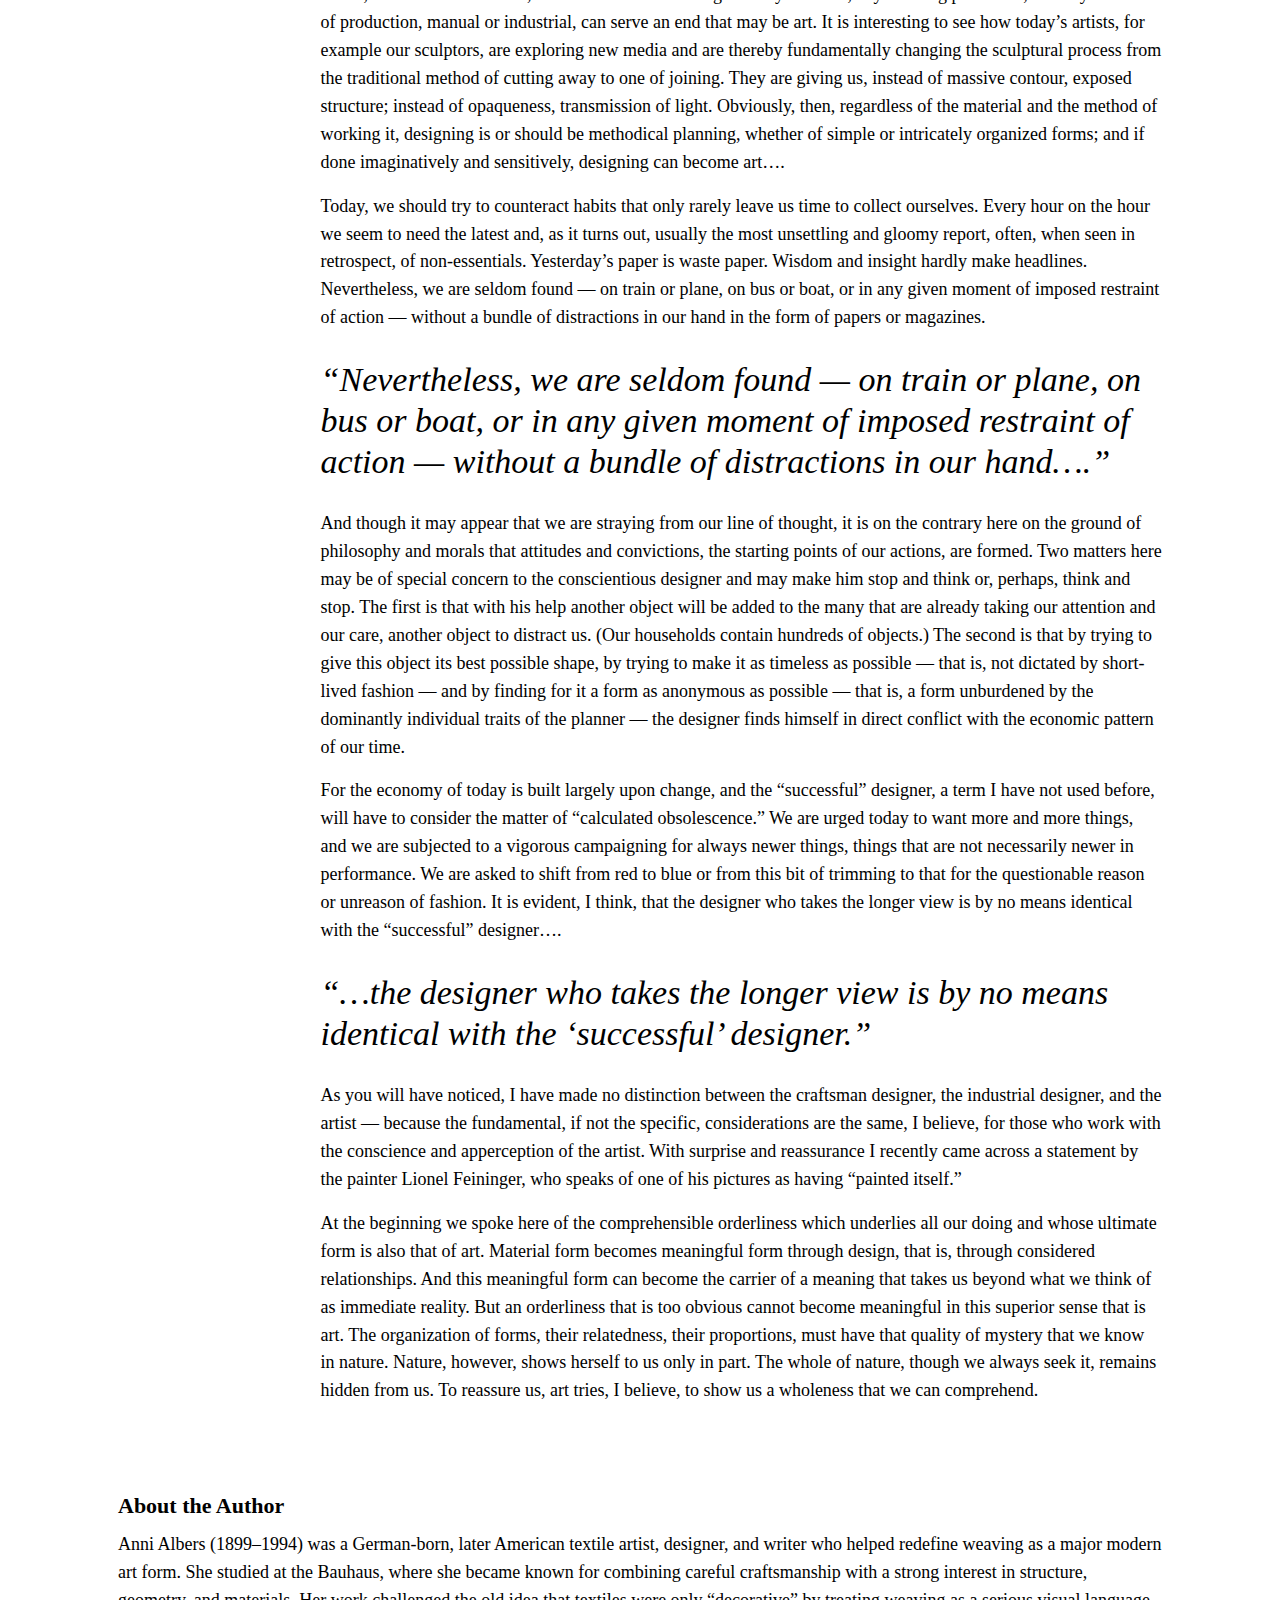
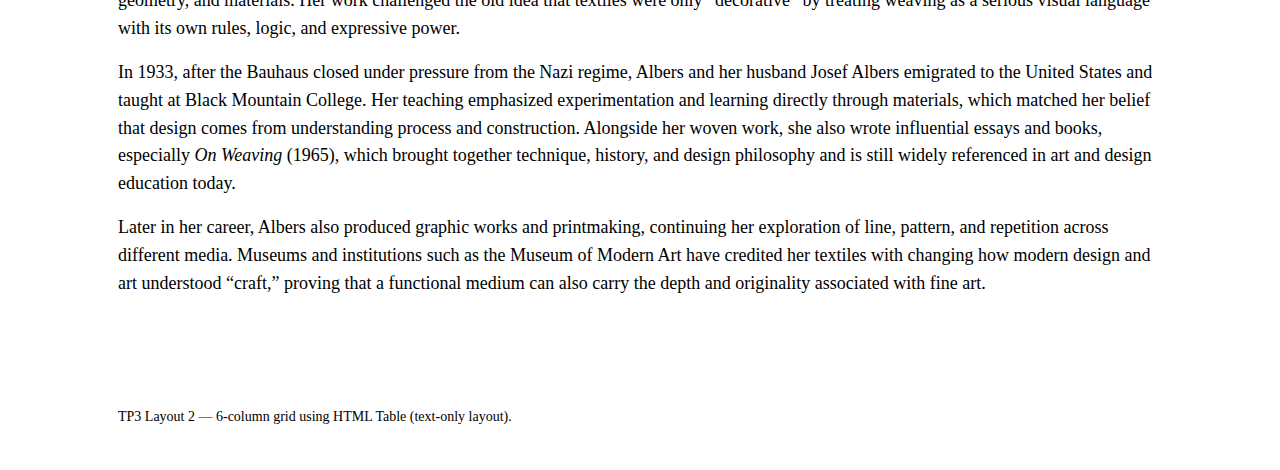
<file: anni-albers/index2.html>
<!DOCTYPE html>
<html>
<head>
	<meta charset="UTF-8">
	<meta name="viewport" content="width=device-width, initial-scale=1.0">
	<title>TP3: Layout 2</title>

	<link rel="stylesheet" href="styles.css" media="all">
</head>

<body id="secondLayout">

	<table class="layoutTable">
		<tr>
			<td colspan="6">
				<h1>Designing as Visual Organization</h1>
				<p class="meta">Excerpts from Chapter 10 of <em>On Weaving</em>, Anni Albers (1965)</p>
			</td>
		</tr>

		<tr>
			<td colspan="2" class="cell">
				<p class="smallcaps">Orientation</p>
				<p class="note">
					This page uses an HTML table as a six-column grid.
					Colspans create “blocks” that align to the same underlying structure.
				</p>
			</td>

			<td colspan="4" class="cell">
				<h2>Essay</h2>

				<p>
					It is safe, I suppose, to assume that today most if not all of us have had the experience of looking down from an airplane onto this earth. What we see is a free flow of forms intersected here and there by straight lines, rectangles, circles, and evenly drawn curves; that is, by shapes of great regularity. Here we have, then, natural and man-made forms in contradistinction. And here before us we can recognize the essence of designing a visually comprehensible, simplified organization of forms that is distinct from nature’s secretive and complex working.
				</p>

				<p>
					Or on a beach, we may find a button, a bottle, a plank of wood, immediately recognizable as “our” doing, belonging to our world of forms and not to that which made the shells, the seaweed, and the undulated tracings of waves on sand. Also we can observe the counterplay of the forming forces: the sea slowly grinding an evenly walled piece of glass, foreign to it in shape and substance, into a multiform body suitable for adoption into its own orbit of figuration. On the other hand, we see the waves controlled, where dams and dikes draw a rigid line between land and water.
				</p>

				<p class="callout">
					<em>“…when the matter of usefulness is involved, we plainly and without qualification use our characteristics: forms that, however far they may deviate in their final development, are intrinsically geometric.”</em>
				</p>

				<p>
					To turn from “looking at” to action: we grow cabbages in straight rows and are not tempted by nature’s fanciful way of planting to scatter them freely about. We may argue that sometimes we follow her method and plant a bush here and another there, but even then we “clear” the ground. Always, though sometimes in a way that is roundabout and apparent only as an underlying scheme of composition, it is clarity that we seek. But when the matter of usefulness is involved, we plainly and without qualification use our characteristics: forms that, however far they may deviate in their final development, are intrinsically geometric.
				</p>

				<p>
					If, then, it appears that our stamp is or should be an immediate or implicit lucidity, a considered position, a reduction to the comprehensible by reason or intuition in whatever we touch (confusion always gets a negative rating), we have established a basis for designing — designing in any field. From city-planning to the planning of a house or road, from the composing of music to the formulation of a law, the weaving of a fabric, or the painting of a picture — behind the endless list of things shaped is a work of clarification, of controlled formulation.
				</p>

				<p>
					By using the term “designing” for all these varied ways of pre-establishing form, we are, of course, doing some violence to the word. “Designing” usually means “giving shape to a useful object.” We do not speak of designing a picture or a concerto, but of designing a house, a city, a bowl, a fabric. But surely these can all be, like a painting or music, works of art. Usefulness does not prevent a thing, anything, from being art. We must conclude, then, that it is the thoughtfulness and care and sensitivity in regard to form that makes a house turn into art, and that it is this degree of thoughtfulness, care, and sensitivity that we should try to attain. Culture, surely, is measured by art, which sets the standard of quality toward which broad production slowly moves or should move.
				</p>

				<p class="callout">
					<em>“Culture, surely, is measured by art, which sets the standard of quality toward which broad production slowly moves or should move.”</em>
				</p>

				<p>
					For we certainly realize that there are no exclusive materials reserved for art, though we are often told otherwise. Neither preciousness nor durability of material are prerequisites. A work of art, we know, can be made of sand or sound, of features or flowers, as much as of marble or gold. Any material, any working procedure, and any method of production, manual or industrial, can serve an end that may be art. It is interesting to see how today’s artists, for example our sculptors, are exploring new media and are thereby fundamentally changing the sculptural process from the traditional method of cutting away to one of joining. They are giving us, instead of massive contour, exposed structure; instead of opaqueness, transmission of light. Obviously, then, regardless of the material and the method of working it, designing is or should be methodical planning, whether of simple or intricately organized forms; and if done imaginatively and sensitively, designing can become art….
				</p>

				<p>
					Today, we should try to counteract habits that only rarely leave us time to collect ourselves. Every hour on the hour we seem to need the latest and, as it turns out, usually the most unsettling and gloomy report, often, when seen in retrospect, of non-essentials. Yesterday’s paper is waste paper. Wisdom and insight hardly make headlines. Nevertheless, we are seldom found — on train or plane, on bus or boat, or in any given moment of imposed restraint of action — without a bundle of distractions in our hand in the form of papers or magazines.
				</p>

				<p class="callout">
					<em>“Nevertheless, we are seldom found — on train or plane, on bus or boat, or in any given moment of imposed restraint of action — without a bundle of distractions in our hand….”</em>
				</p>

				<p>
					And though it may appear that we are straying from our line of thought, it is on the contrary here on the ground of philosophy and morals that attitudes and convictions, the starting points of our actions, are formed. Two matters here may be of special concern to the conscientious designer and may make him stop and think or, perhaps, think and stop. The first is that with his help another object will be added to the many that are already taking our attention and our care, another object to distract us. (Our households contain hundreds of objects.) The second is that by trying to give this object its best possible shape, by trying to make it as timeless as possible — that is, not dictated by short-lived fashion — and by finding for it a form as anonymous as possible — that is, a form unburdened by the dominantly individual traits of the planner — the designer finds himself in direct conflict with the economic pattern of our time.
				</p>

				<p>
					For the economy of today is built largely upon change, and the “successful” designer, a term I have not used before, will have to consider the matter of “calculated obsolescence.” We are urged today to want more and more things, and we are subjected to a vigorous campaigning for always newer things, things that are not necessarily newer in performance. We are asked to shift from red to blue or from this bit of trimming to that for the questionable reason or unreason of fashion. It is evident, I think, that the designer who takes the longer view is by no means identical with the “successful” designer….
				</p>

				<p class="callout">
					<em>“…the designer who takes the longer view is by no means identical with the ‘successful’ designer.”</em>
				</p>

				<p>
					As you will have noticed, I have made no distinction between the craftsman designer, the industrial designer, and the artist — because the fundamental, if not the specific, considerations are the same, I believe, for those who work with the conscience and apperception of the artist. With surprise and reassurance I recently came across a statement by the painter Lionel Feininger, who speaks of one of his pictures as having “painted itself.”
				</p>

				<p>
					At the beginning we spoke here of the comprehensible orderliness which underlies all our doing and whose ultimate form is also that of art. Material form becomes meaningful form through design, that is, through considered relationships. And this meaningful form can become the carrier of a meaning that takes us beyond what we think of as immediate reality. But an orderliness that is too obvious cannot become meaningful in this superior sense that is art. The organization of forms, their relatedness, their proportions, must have that quality of mystery that we know in nature. Nature, however, shows herself to us only in part. The whole of nature, though we always seek it, remains hidden from us. To reassure us, art tries, I believe, to show us a wholeness that we can comprehend.
				</p>
			</td>
		</tr>

		<tr>
			<td colspan="6" class="cell about">
				<h2>About the Author</h2>

				<p>
					Anni Albers (1899–1994) was a German-born, later American textile artist, designer, and writer who helped redefine weaving as a major modern art form. She studied at the Bauhaus, where she became known for combining careful craftsmanship with a strong interest in structure, geometry, and materials. Her work challenged the old idea that textiles were only “decorative” by treating weaving as a serious visual language with its own rules, logic, and expressive power.
				</p>

				<p>
					In 1933, after the Bauhaus closed under pressure from the Nazi regime, Albers and her husband Josef Albers emigrated to the United States and taught at Black Mountain College. Her teaching emphasized experimentation and learning directly through materials, which matched her belief that design comes from understanding process and construction. Alongside her woven work, she also wrote influential essays and books, especially <em>On Weaving</em> (1965), which brought together technique, history, and design philosophy and is still widely referenced in art and design education today.
				</p>

				<p>
					Later in her career, Albers also produced graphic works and printmaking, continuing her exploration of line, pattern, and repetition across different media. Museums and institutions such as the Museum of Modern Art have credited her textiles with changing how modern design and art understood “craft,” proving that a functional medium can also carry the depth and originality associated with fine art.
				</p>
			</td>
		</tr>

		<tr>
			<td colspan="6">
				<p class="footer">TP3 Layout 2 — 6-column grid using HTML Table (text-only layout).</p>
			</td>
		</tr>
	</table>

</body>
</html>
</file>
<file: style.css>
* {
  box-sizing: border-box;
}

html {
  scroll-behavior: smooth;
}

body {
  margin: 0;
  font-family: Arial, Helvetica, sans-serif;
  color: #263238;
  background: #f8f4ef;
}

a {
  color: #8a4f2f;
  text-decoration: none;
}

a:hover {
  text-decoration: underline;
}

.site-header {
  min-height: 100vh;
  background:
    linear-gradient(rgba(248, 244, 239, 0.86), rgba(248, 244, 239, 0.92)),
    url("https://images.unsplash.com/photo-1497366754035-f200968a6e72?auto=format&fit=crop&w=1600&q=80");
  background-size: cover;
  background-position: center;
}

.navbar {
  width: 90%;
  max-width: 1100px;
  margin: 0 auto;
  padding: 1.5rem 0;
  display: flex;
  align-items: center;
  justify-content: space-between;
}

.logo {
  font-weight: bold;
  font-size: 1.2rem;
  color: #263238;
}

.nav-links {
  list-style: none;
  display: flex;
  flex-wrap: wrap;
  gap: 1.25rem;
  margin: 0;
  padding: 0;
}

.nav-links a {
  color: #263238;
  font-weight: bold;
}

.hero {
  width: 90%;
  max-width: 1100px;
  min-height: 80vh;
  margin: 0 auto;
  display: flex;
  align-items: center;
}

.hero-text {
  max-width: 650px;
  animation: fadeUp 1s ease both;
}

.eyebrow {
  color: #a1603a;
  text-transform: uppercase;
  letter-spacing: 0.16rem;
  font-size: 0.8rem;
  font-weight: bold;
  margin-bottom: 0.75rem;
}

h1 {
  font-size: clamp(3rem, 8vw, 6rem);
  line-height: 1;
  margin: 0 0 1rem;
  color: #263238;
}

h2 {
  font-size: clamp(2rem, 5vw, 3.2rem);
  margin: 0 0 1rem;
  color: #263238;
}

h3 {
  margin-top: 0;
  color: #263238;
}

p {
  font-size: 1.05rem;
  line-height: 1.7;
}

.tagline {
  font-size: 1.4rem;
  margin-bottom: 2rem;
}

.button {
  display: inline-block;
  background: #a1603a;
  color: white;
  padding: 0.9rem 1.3rem;
  border-radius: 999px;
  font-weight: bold;
  box-shadow: 0 8px 20px rgba(0, 0, 0, 0.18);
}

.button:hover {
  background: #7d4428;
  color: white;
  text-decoration: none;
}

.content-section {
  width: 90%;
  max-width: 1100px;
  margin: 0 auto;
  padding: 5rem 0;
}

.alt-section {
  border-top: 1px solid #e2d6c9;
  border-bottom: 1px solid #e2d6c9;
}

.section-heading {
  max-width: 720px;
  margin-bottom: 2rem;
}

.card-grid {
  display: grid;
  grid-template-columns: repeat(2, minmax(0, 1fr));
  gap: 1.5rem;
}

.card {
  background: white;
  padding: 1.5rem;
  border-radius: 20px;
  border: 1px solid #eadfd4;
  box-shadow: 0 10px 30px rgba(80, 55, 40, 0.08);
  transition: transform 0.25s ease, box-shadow 0.25s ease;
}

.card:hover {
  transform: translateY(-5px);
  box-shadow: 0 16px 38px rgba(80, 55, 40, 0.14);
}

.card a {
  font-weight: bold;
}

.major-card {
  background: #263238;
  color: white;
  border-radius: 28px;
  padding: 3rem;
  box-shadow: 0 16px 40px rgba(0, 0, 0, 0.18);
}

.major-card h2,
.major-card p {
  color: white;
}

.major-card .eyebrow {
  color: #f0b27a;
}

footer {
  text-align: center;
  padding: 2rem;
  background: #263238;
  color: white;
}

footer p {
  margin: 0;
  font-size: 0.95rem;
}

@keyframes fadeUp {
  from {
    opacity: 0;
    transform: translateY(24px);
  }

  to {
    opacity: 1;
    transform: translateY(0);
  }
}

@media screen and (max-width: 750px) {
  .navbar {
    align-items: flex-start;
    gap: 1rem;
    flex-direction: column;
  }

  .nav-links {
    flex-direction: column;
    gap: 0.75rem;
  }

  .hero {
    min-height: 70vh;
    padding: 2rem 0;
  }

  .tagline {
    font-size: 1.15rem;
  }

  .card-grid {
    grid-template-columns: 1fr;
  }

  .major-card {
    padding: 2rem;
  }
}
</file>
<file: anni-albers/styles.css>
/* TP3: Anni Albers layouts (text only, black on white, Times) */

html, body {
	margin: 0;
	padding: 0;
	background: #fff;
	color: #000;
	font-family: "Times New Roman", Times, serif;
}

p {
	font-size: 18px;
	line-height: 1.55;
	margin: 0 0 16px 0;
}

h1 {
	font-size: 44px;
	font-weight: 700;
	margin: 0 0 8px 0;
	line-height: 1.1;
}

h2 {
	font-size: 22px;
	font-weight: 700;
	margin: 28px 0 12px 0;
}

.meta {
	font-size: 16px;
	margin: 0 0 18px 0;
}

.callout {
	font-size: 34px;
	line-height: 1.2;
	margin: 28px 0 28px 0;
}

.smallcaps {
	font-variant: small-caps;
	letter-spacing: 0.04em;
	font-size: 16px;
	margin: 0 0 10px 0;
}

.note {
	font-size: 16px;
	line-height: 1.5;
}

.footer {
	font-size: 14px;
	margin: 28px 0 0 0;
}

/* ---------- Layout 1 (index.html): CSS GRID 6 columns ---------- */
.grid6 {
	max-width: 1100px;
	margin: 0 auto;
	padding: 42px 28px;
	display: grid;
	grid-template-columns: repeat(6, 1fr);
	column-gap: 26px;
	row-gap: 18px;
}

/* Span helpers */
.span6 { grid-column: span 6; }
.span4 { grid-column: span 4; }
.span2 { grid-column: span 2; }

.about {
	margin-top: 18px;
}

/* ---------- Layout 2 (index2.html): HTML TABLE 6 columns ---------- */
#secondLayout .layoutTable {
	width: 100%;
	max-width: 1100px;
	margin: 0 auto;
	border-collapse: collapse;
}

#secondLayout td {
	vertical-align: top;
	padding: 42px 28px;
}

#secondLayout .cell {
	padding-top: 22px;
	padding-bottom: 22px;
}
</file>
<file: major-project/style.css>
:root{
  --cream:#f8f3ef;
  --soft:#fbf7f4;
  --rose:#b77b7b;
  --rose-dark:#9f6767;
  --deep:#2c2323;
  --text:#453939;
  --white:#ffffff;
  --border:#e4d4cf;
  --shadow:0 14px 34px rgba(56,35,35,.08);
}
*{box-sizing:border-box}
html{scroll-behavior:smooth}
body{
  margin:0;
  font-family:"Inter",sans-serif;
  background:var(--cream);
  color:var(--text);
  line-height:1.7;
}
img{max-width:100%;display:block}
.container{width:min(1120px,92%);margin:0 auto}
.narrow{width:min(760px,100%)}
.center-text{text-align:center}
.site-header{
  position:sticky;top:0;z-index:10;
  background:rgba(248,243,239,.94);
  border-bottom:1px solid var(--border);
  backdrop-filter:blur(10px);
}
.navbar{
  display:flex;align-items:center;justify-content:space-between;
  gap:1rem;padding:1rem 0;position:relative;
}
.logo{
  font-family:"Cormorant Garamond",serif;
  font-size:2rem;font-weight:700;
  color:var(--deep);text-decoration:none;
}
.menu-toggle{
  display:none;border:none;background:none;font-size:1.7rem;cursor:pointer;color:var(--deep);
}
.nav-links{
  list-style:none;margin:0;padding:0;
  display:flex;flex-wrap:wrap;gap:.8rem 1rem;
}
.nav-links a{
  text-decoration:none;color:var(--text);font-weight:500;
}
.nav-links a:hover,.text-link:hover{color:var(--rose)}
.hero,.page-hero{padding:4rem 0 2rem}
.hero-grid,.split{
  display:grid;gap:2rem;align-items:center;
}
h1,h2,h3{
  color:var(--deep);
  line-height:1.15;
  margin-top:0;
}
h1{
  font-family:"Cormorant Garamond",serif;
  font-size:clamp(2.7rem,6vw,4.8rem);
  margin-bottom:1rem;
}
h2{
  font-family:"Cormorant Garamond",serif;
  font-size:clamp(2rem,4vw,3rem);
  margin-bottom:1rem;
}
h3{font-size:1.15rem;margin-bottom:.7rem}
.lead{font-size:1.08rem;max-width:42rem}
.eyebrow{
  text-transform:uppercase;
  letter-spacing:.08em;
  font-size:.8rem;
  font-weight:700;
  color:var(--rose);
  margin-bottom:.4rem;
}
.section{padding:3.4rem 0}
.alt{background:var(--soft)}
.soft{background:linear-gradient(to bottom,#f3e6e3,#f8f3ef)}
.card-grid{
  display:grid;
  gap:1.25rem;
}
.card-grid.two{grid-template-columns:1fr}
.card-grid.three{grid-template-columns:1fr}
.card,.checklist,.form-wrap,.image-panel{
  background:var(--white);
  border:1px solid var(--border);
  border-radius:1.35rem;
  box-shadow:var(--shadow);
}
.card{padding:1.5rem}
.image-panel{padding:1rem}
.checklist{padding:1.5rem}
.checklist ul,.card ul{padding-left:1.2rem;margin-bottom:0}
.button-row{
  display:flex;gap:.9rem;flex-wrap:wrap;margin-top:1.5rem
}
.button{
  display:inline-block;
  padding:.9rem 1.3rem;
  border-radius:999px;
  text-decoration:none;
  font-weight:600;
  border:1px solid var(--rose);
  transition:.2s ease;
}
.button.primary{
  background:var(--rose);color:var(--white)
}
.button.primary:hover{
  background:var(--rose-dark)
}
.button.secondary{
  color:var(--rose);background:transparent
}
.button.secondary:hover{
  background:rgba(183,123,123,.08)
}
.text-link{color:var(--rose);font-weight:600;text-decoration:none}
.form-wrap{padding:1.5rem}
.contact-form{
  display:grid;gap:.8rem;
}
.contact-form label{font-weight:600}
.contact-form input,
.contact-form textarea,
.contact-form select{
  width:100%;
  font:inherit;
  padding:.9rem 1rem;
  border-radius:.8rem;
  border:1px solid #dac6c2;
  background:#fffdfc;
}
.contact-form input:focus,
.contact-form textarea:focus,
.contact-form select:focus{
  outline:2px solid rgba(183,123,123,.18);
  border-color:var(--rose);
}
.site-footer{
  border-top:1px solid var(--border);
  padding:2rem 0 3rem;
  font-size:.95rem;
}
.footer-note{color:#726363;font-size:.9rem}
.center{justify-content:center}
@media (max-width: 860px){
  .menu-toggle{display:block}
  .nav-links{
    display:none;
    position:absolute;
    top:100%;
    right:0;
    left:0;
    background:var(--white);
    padding:1rem;
    border:1px solid var(--border);
    border-radius:0 0 1rem 1rem;
    box-shadow:var(--shadow);
  }
  .nav-links.open{display:flex;flex-direction:column}
}
@media (min-width: 861px){
  .hero-grid,.split{grid-template-columns:1.15fr .95fr}
  .card-grid.two{grid-template-columns:repeat(2,1fr)}
  .card-grid.three{grid-template-columns:repeat(3,1fr)}
}
</file>
<file: rhododendron/style.css>
/* mobile-first design for Pacific Rhododendron layout */
* { box-sizing: border-box;
    font-size: Arial, sans-serif; }

body { margin: 0; padding: 0; }

header {
  width: 100%;
  height: 100vh;
  position: relative;
}

#rhodiePicture {
  position: absolute;
  inset: 0;
  background-image: url("Pacific Rhododendron 2 .jpeg");
  background-size: cover;
  background-position: center;
}

#rhodieTitle {
  position: absolute;
  inset: 0;
  display: flex;
  align-items: flex-end;
  padding: 24px;
}

#rhodieTitle h1 {
  margin: 0;
  color: white;
  font-size: 2.5rem;
  text-shadow: 0 2px 10px rgba(0,0,0,0.6);
</file>
